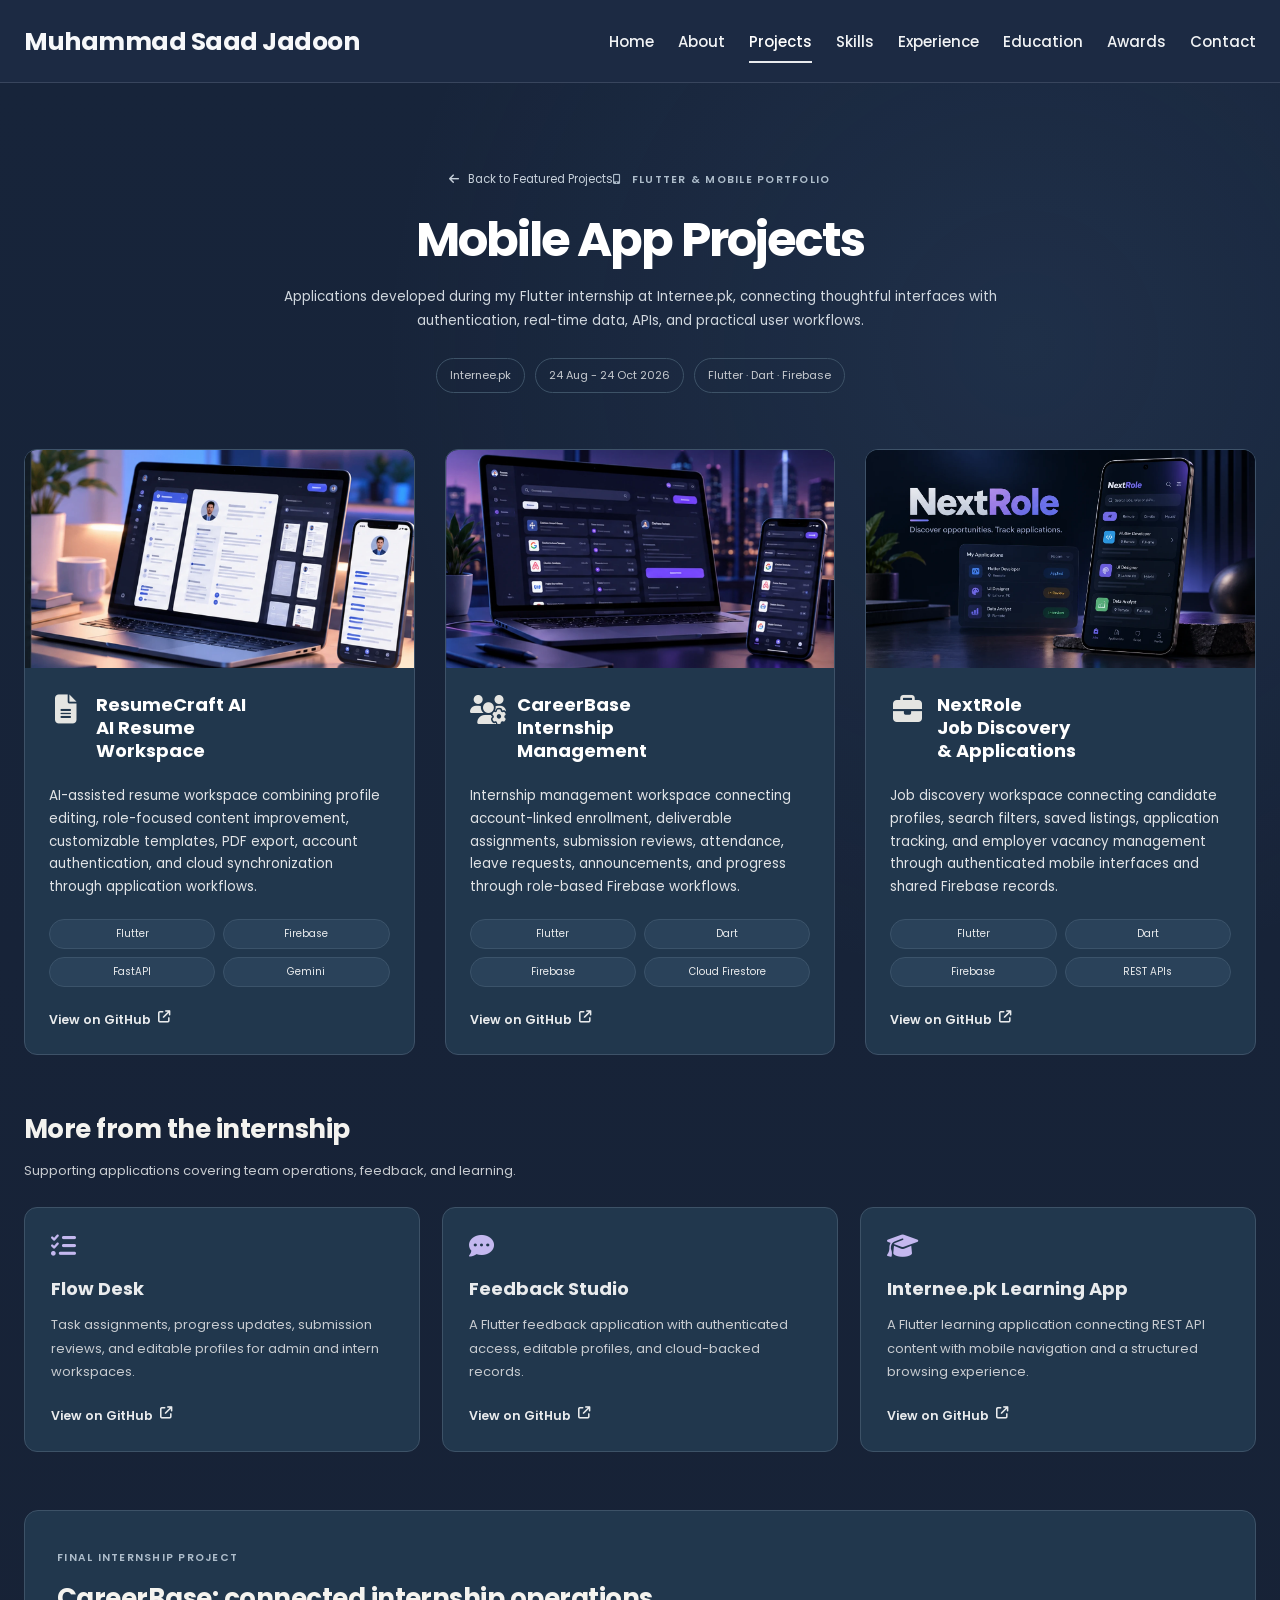
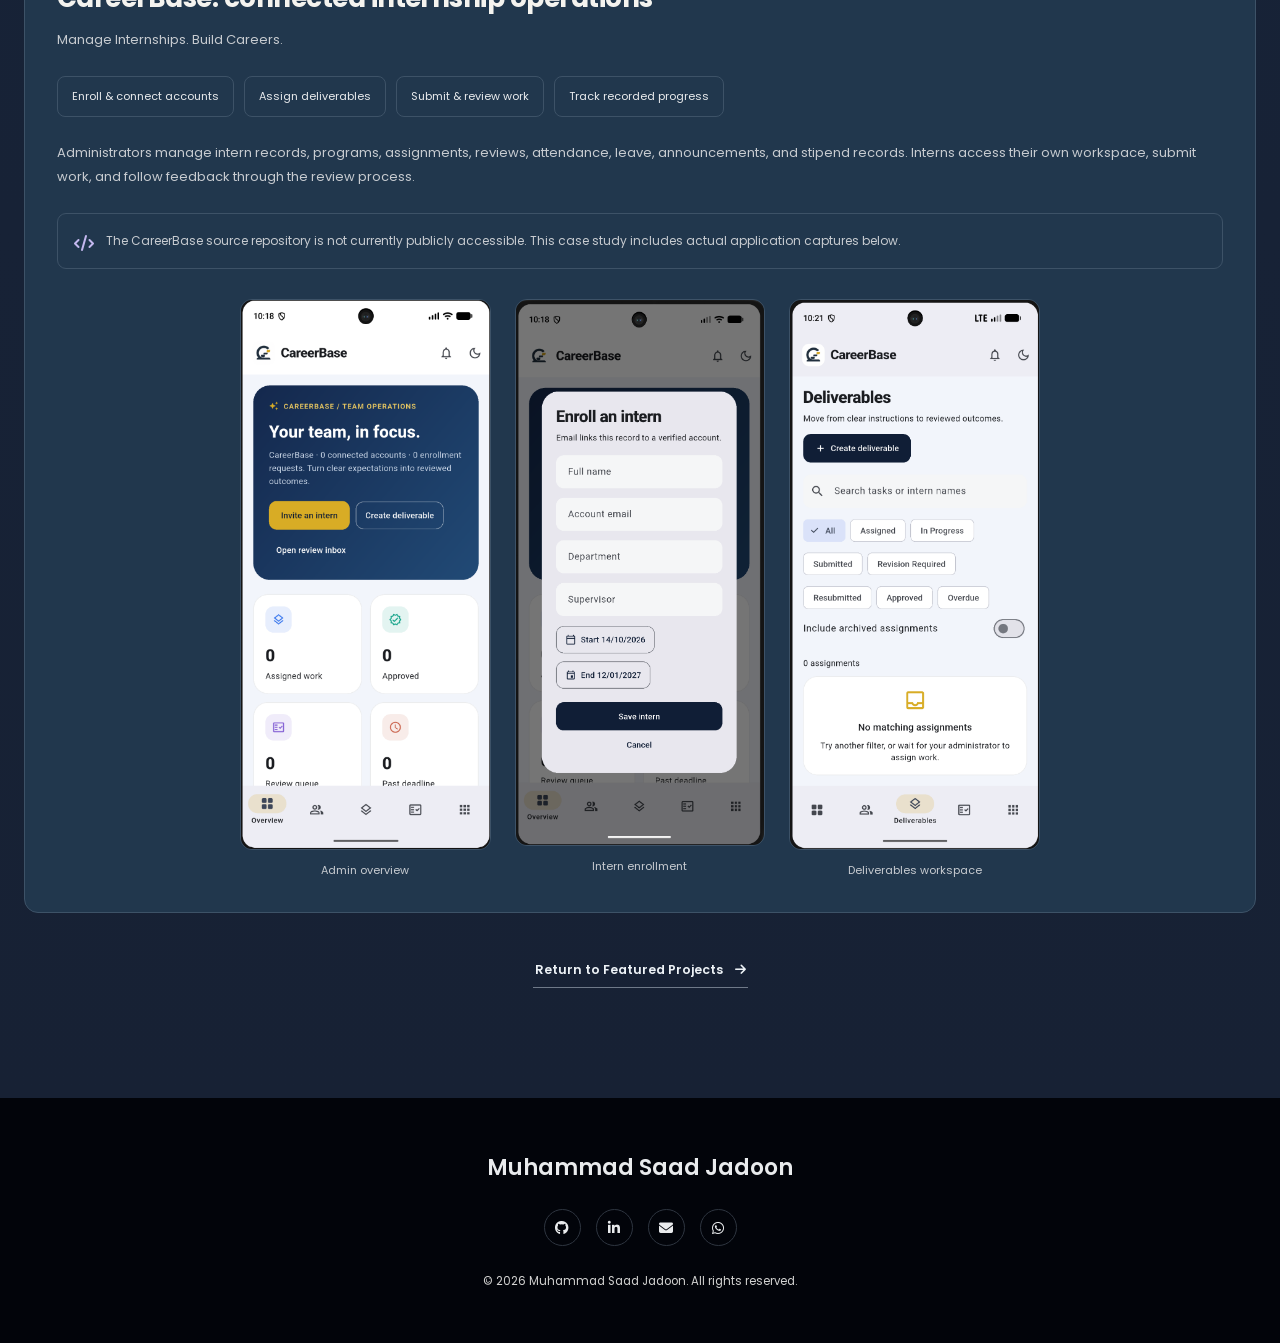
<file: mobile-app-projects.html>
<!DOCTYPE html>

<html lang="en">
<head>
<meta charset="utf-8"/>
<meta content="width=device-width, initial-scale=1.0" name="viewport"/>
<meta content="Flutter mobile app portfolio by Muhammad Saad Jadoon: ResumeCraft AI, CareerBase, NextRole and applications developed at Internee.pk." name="description"/>
<title>Flutter Mobile App Projects | Muhammad Saad Jadoon</title>
<link href="https://fonts.googleapis.com" rel="preconnect"/>
<link crossorigin="" href="https://fonts.gstatic.com" rel="preconnect"/>
<link href="https://fonts.googleapis.com/css2?family=Poppins:wght@300;400;500;600;700;800&amp;display=swap" rel="stylesheet"/>
<link href="https://cdnjs.cloudflare.com/ajax/libs/font-awesome/6.7.2/css/all.min.css" rel="stylesheet"/>
<link href="assets/css/style.css?v=20261120-desktop-original-mobile-hand-v2" rel="stylesheet"/><link href="assets/css/mobile-projects.css" rel="stylesheet"/><link href="https://muhammadsaadjadoon.netlify.app/mobile-app-projects.html" rel="canonical"/><meta content="#14243a" name="theme-color"/><meta content="website" property="og:type"/><meta content="Muhammad Saad Jadoon | AI, ML &amp; Software Portfolio" property="og:title"/><meta content="Explore AI, machine learning, computer vision and app development projects by Muhammad Saad Jadoon." property="og:description"/><meta content="https://muhammadsaadjadoon.netlify.app/mobile-app-projects.html" property="og:url"/><meta content="https://muhammadsaadjadoon.netlify.app/assets/og-portfolio.jpg" property="og:image"/><meta content="1200" property="og:image:width"/><meta content="630" property="og:image:height"/><meta content="summary_large_image" name="twitter:card"/><meta content="https://muhammadsaadjadoon.netlify.app/assets/og-portfolio.jpg" name="twitter:image"/><link rel="icon" href="/favicon.ico" sizes="any" type="image/x-icon"/>
<link rel="icon" href="/assets/favicon-48x48.png" sizes="48x48" type="image/png"/>
<link rel="icon" href="/assets/favicon-32x32.png" sizes="32x32" type="image/png"/>
<link rel="icon" href="/assets/favicon-512x512.png" sizes="512x512" type="image/png"/>
<link rel="apple-touch-icon" href="/assets/apple-touch-icon.png" sizes="180x180"/>
<link rel="manifest" href="/site.webmanifest"/>
</head>
<body class="project-library-body">
<header class="navbar"><div class="container nav-inner"><a class="logo" href="index.html#home">Muhammad Saad Jadoon</a><button aria-expanded="false" aria-label="Open navigation menu" class="nav-toggle" type="button"><i class="fa-solid fa-bars"></i></button><nav class="nav-links"><a href="index.html#home">Home</a><a href="index.html#about">About</a><a href="index.html#projects">Projects</a><a href="index.html#skills">Skills</a><a href="index.html#experience">Experience</a><a href="index.html#education">Education</a><a href="index.html#awards">Awards</a><a href="index.html#contact">Contact</a></nav></div></header>
<main>
<section class="project-library-hero section mobile-library" id="project-library"><div class="container"><div class="project-library-intro reveal"><a class="library-back" href="index.html#projects"><i aria-hidden="true" class="fa-solid fa-arrow-left"></i> Back to Featured Projects</a><div class="library-eyebrow"><i aria-hidden="true" class="fa-solid fa-mobile-screen-button"></i> Flutter &amp; Mobile Portfolio</div><h1>Mobile App Projects</h1><p>Applications developed during my Flutter internship at Internee.pk, connecting thoughtful interfaces with authentication, real-time data, APIs, and practical user workflows.</p><div class="mobile-internship-meta"><span>Internee.pk</span><span>24 Aug - 24 Oct 2026</span><span>Flutter · Dart · Firebase</span></div></div><div class="project-grid project-library-grid mobile-library-grid"><article class="project-card reveal mobile-project-card" id="resumecraft-ai"><div class="project-thumb"><img alt="ResumeCraft AI illustrative mobile application cover" decoding="async" height="675" loading="lazy" src="assets/images/mobile/resumecraft-ai.webp" width="1200"/></div><div class="project-body"><div class="project-title"><i aria-hidden="true" class="fa-solid fa-file-lines"></i><h3><span>ResumeCraft AI</span><span>AI Resume</span><span>Workspace</span></h3></div><p>AI-assisted resume workspace combining profile editing, role-focused content improvement, customizable templates, PDF export, account authentication, and cloud synchronization through application workflows.</p><div class="tags"><span>Flutter</span><span>Firebase</span><span>FastAPI</span><span>Gemini</span></div><a class="card-link" href="https://github.com/muhammadsaadjadoon/ResumeCraft-AI" rel="noopener noreferrer" target="_blank">View on GitHub <i aria-hidden="true" class="fa-solid fa-arrow-up-right-from-square"></i></a></div></article><article class="project-card reveal mobile-project-card" id="careerbase"><div class="project-thumb"><img alt="CareerBase illustrative mobile application cover" decoding="async" height="675" loading="lazy" src="assets/images/mobile/careerbase.webp" width="1200"/></div><div class="project-body"><div class="project-title"><i aria-hidden="true" class="fa-solid fa-users-gear"></i><h3><span>CareerBase</span><span>Internship</span><span>Management</span></h3></div><p>Internship management workspace connecting account-linked enrollment, deliverable assignments, submission reviews, attendance, leave requests, announcements, and progress through role-based Firebase workflows.</p><div class="tags"><span>Flutter</span><span>Dart</span><span>Firebase</span><span>Cloud Firestore</span></div><a class="card-link" href="https://github.com/muhammadsaadjadoon?tab=repositories&amp;q=CareerBase" rel="noopener noreferrer" target="_blank">View on GitHub <i aria-hidden="true" class="fa-solid fa-arrow-up-right-from-square"></i></a></div></article><article class="project-card reveal mobile-project-card" id="nextrole"><div class="project-thumb"><img alt="NextRole illustrative mobile application cover" decoding="async" height="675" loading="lazy" src="assets/images/mobile/nextrole.webp" width="1200"/></div><div class="project-body"><div class="project-title"><i aria-hidden="true" class="fa-solid fa-briefcase"></i><h3><span>NextRole</span><span>Job Discovery</span><span>&amp; Applications</span></h3></div><p>Job discovery workspace connecting candidate profiles, search filters, saved listings, application tracking, and employer vacancy management through authenticated mobile interfaces and shared Firebase records.</p><div class="tags"><span>Flutter</span><span>Dart</span><span>Firebase</span><span>REST APIs</span></div><a class="card-link" href="https://github.com/muhammadsaadjadoon/NextRole" rel="noopener noreferrer" target="_blank">View on GitHub <i aria-hidden="true" class="fa-solid fa-arrow-up-right-from-square"></i></a></div></article></div><div class="mobile-support-heading reveal"><h2>More from the internship</h2><p>Supporting applications covering team operations, feedback, and learning.</p></div><div class="mobile-support-grid"><article class="mobile-support-card reveal"><i aria-hidden="true" class="fa-solid fa-list-check"></i><h3>Flow Desk</h3><p>Task assignments, progress updates, submission reviews, and editable profiles for admin and intern workspaces.</p><a class="card-link" href="https://github.com/muhammadsaadjadoon/FlowDesk" rel="noopener noreferrer" target="_blank">View on GitHub <i aria-hidden="true" class="fa-solid fa-arrow-up-right-from-square"></i></a></article><article class="mobile-support-card reveal"><i aria-hidden="true" class="fa-solid fa-comment-dots"></i><h3>Feedback Studio</h3><p>A Flutter feedback application with authenticated access, editable profiles, and cloud-backed records.</p><a class="card-link" href="https://github.com/muhammadsaadjadoon/Feedback-App-Flutter" rel="noopener noreferrer" target="_blank">View on GitHub <i aria-hidden="true" class="fa-solid fa-arrow-up-right-from-square"></i></a></article><article class="mobile-support-card reveal"><i aria-hidden="true" class="fa-solid fa-graduation-cap"></i><h3>Internee.pk Learning App</h3><p>A Flutter learning application connecting REST API content with mobile navigation and a structured browsing experience.</p><a class="card-link" href="https://github.com/muhammadsaadjadoon/Internee.pk-Mobile-App" rel="noopener noreferrer" target="_blank">View on GitHub <i aria-hidden="true" class="fa-solid fa-arrow-up-right-from-square"></i></a></article></div><section aria-labelledby="careerbase-heading" class="mobile-case-study reveal" id="careerbase-details"><div class="library-eyebrow">Final Internship Project</div><h2 id="careerbase-heading">CareerBase: connected internship operations</h2><p>Manage Internships. Build Careers.</p><div class="mobile-workflow"><span>Enroll &amp; connect accounts</span><span>Assign deliverables</span><span>Submit &amp; review work</span><span>Track recorded progress</span></div><p>Administrators manage intern records, programs, assignments, reviews, attendance, leave, announcements, and stipend records. Interns access their own workspace, submit work, and follow feedback through the review process.</p><div class="mobile-source-note"><i aria-hidden="true" class="fa-solid fa-code"></i><p>The CareerBase source repository is not currently publicly accessible. This case study includes actual application captures below.</p></div><div class="mobile-screen-gallery"><figure><img alt="Actual CareerBase admin overview screen" decoding="async" loading="lazy" src="assets/images/mobile/careerbase-dashboard.png"/><figcaption>Admin overview</figcaption></figure><figure><img alt="Actual CareerBase intern enrollment form" decoding="async" loading="lazy" src="assets/images/mobile/careerbase-enrollment.png"/><figcaption>Intern enrollment</figcaption></figure><figure><img alt="Actual CareerBase deliverables workspace" decoding="async" loading="lazy" src="assets/images/mobile/careerbase-deliverables.png"/><figcaption>Deliverables workspace</figcaption></figure></div></section><div class="library-footer-actions reveal"><a class="library-home-link" href="index.html#projects">Return to Featured Projects <i aria-hidden="true" class="fa-solid fa-arrow-right"></i></a></div></div></section>
</main>
<footer class="footer"><div class="container"><div class="footer-name">Muhammad Saad Jadoon</div><div class="online-social"><a aria-label="GitHub" class="social-circle" href="https://github.com/muhammadsaadjadoon" rel="noopener noreferrer" target="_blank" title="GitHub"><i class="fa-brands fa-github"></i></a><a aria-label="LinkedIn" class="social-circle" href="https://www.linkedin.com/in/muhammad-saad-jadoon/" rel="noopener noreferrer" target="_blank" title="LinkedIn"><i class="fa-brands fa-linkedin-in"></i></a><a aria-label="Email" class="social-circle" href="mailto:m.saadjadoon1@gmail.com" title="Email"><i class="fa-solid fa-envelope"></i></a><a aria-label="WhatsApp" class="social-circle" href="https://wa.me/923367705145" rel="noopener noreferrer" target="_blank" title="Chat on WhatsApp"><i class="fa-brands fa-whatsapp"></i></a></div><div class="copyright">© 2026 Muhammad Saad Jadoon. All rights reserved.</div></div></footer>
<a class="to-top" href="#project-library"><i class="fa-solid fa-arrow-up"></i></a>
<script src="assets/js/main.js"></script>
</body>
</html>
</file>
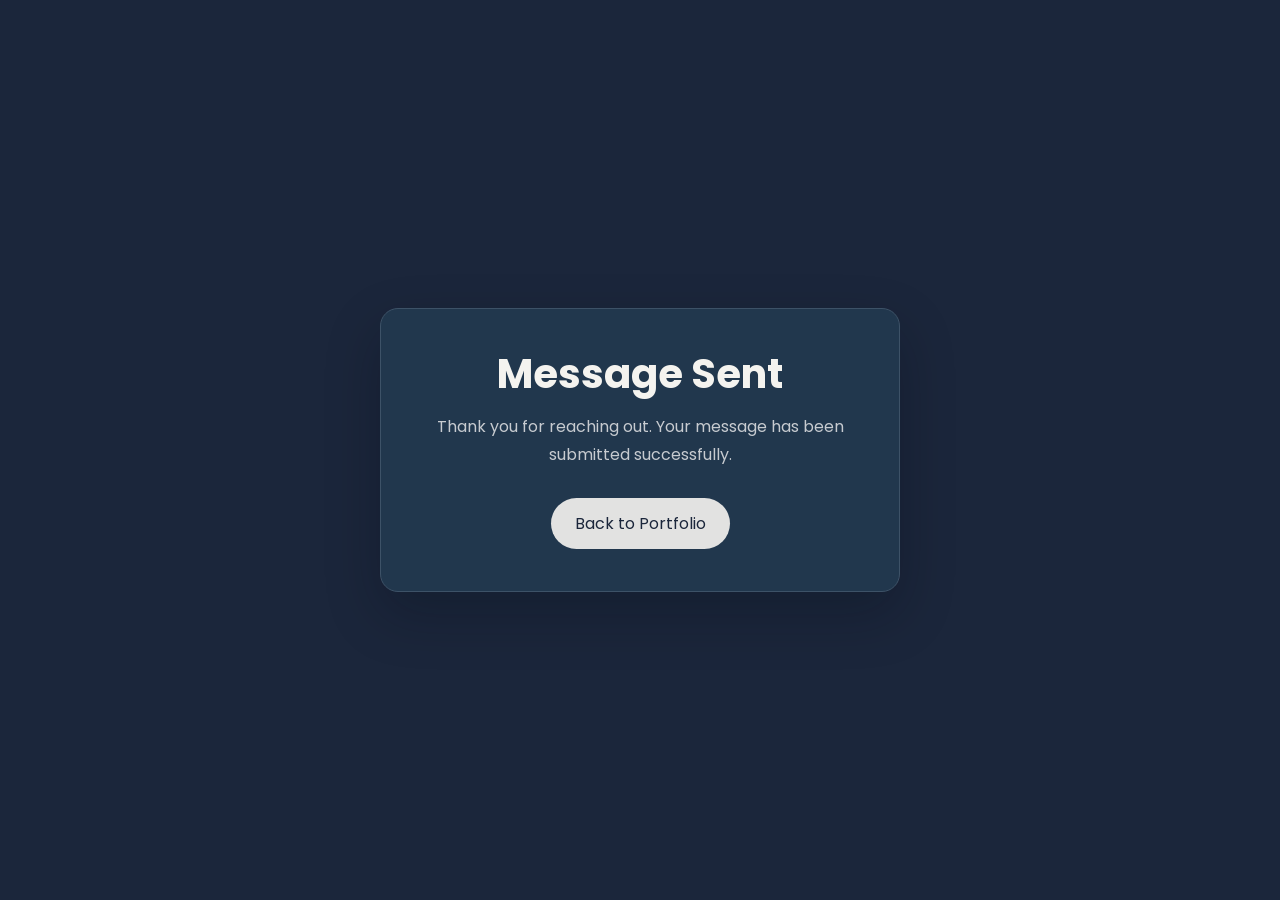
<file: thanks.html>
<!DOCTYPE html>

<html><head><meta charset="utf-8"/><meta content="width=device-width,initial-scale=1" name="viewport"/><title>Message Sent | Muhammad Saad Jadoon</title><link href="https://fonts.googleapis.com" rel="preconnect"/><link crossorigin="" href="https://fonts.gstatic.com" rel="preconnect"/><link href="https://fonts.googleapis.com/css2?family=Poppins:wght@300;400;500;600;700;800&amp;display=swap" rel="stylesheet"/><style>body{margin:0;min-height:100vh;display:grid;place-items:center;background:#1b263b;color:#f4f3ef;font-family:Poppins,sans-serif}.box{box-sizing:border-box;width:min(520px,calc(100% - 32px));background:#21374d;border:1px solid #3d5267;border-radius:18px;padding:clamp(26px,7vw,42px);text-align:center;box-shadow:0 22px 55px rgba(4,10,18,.24)}.box h1{margin:0 0 12px;font-size:clamp(28px,8vw,40px);line-height:1.15}.box p{color:#c7cbd0;line-height:1.7;font-size:clamp(14px,4vw,16px)}.box a{display:inline-flex;margin-top:14px;padding:13px 24px;border-radius:999px;background:#e2e2e1;color:#1b263b;text-decoration:none}</style><link href="https://muhammadsaadjadoon.netlify.app/thanks.html" rel="canonical"/><meta content="#14243a" name="theme-color"/><meta content="website" property="og:type"/><meta content="Muhammad Saad Jadoon | AI, ML &amp; Software Portfolio" property="og:title"/><meta content="Explore AI, machine learning, computer vision and app development projects by Muhammad Saad Jadoon." property="og:description"/><meta content="https://muhammadsaadjadoon.netlify.app/thanks.html" property="og:url"/><meta content="https://muhammadsaadjadoon.netlify.app/assets/og-portfolio.jpg" property="og:image"/><meta content="1200" property="og:image:width"/><meta content="630" property="og:image:height"/><meta content="summary_large_image" name="twitter:card"/><meta content="https://muhammadsaadjadoon.netlify.app/assets/og-portfolio.jpg" name="twitter:image"/><link rel="icon" href="/favicon.ico" sizes="any" type="image/x-icon"/>
<link rel="icon" href="/assets/favicon-48x48.png" sizes="48x48" type="image/png"/>
<link rel="icon" href="/assets/favicon-32x32.png" sizes="32x32" type="image/png"/>
<link rel="icon" href="/assets/favicon-512x512.png" sizes="512x512" type="image/png"/>
<link rel="apple-touch-icon" href="/assets/apple-touch-icon.png" sizes="180x180"/>
<link rel="manifest" href="/site.webmanifest"/>
</head><body><div class="box"><h1>Message Sent</h1><p>Thank you for reaching out. Your message has been submitted successfully.</p><a href="/">Back to Portfolio</a></div></body></html>
</file>
<file: assets/css/style.css>
:root{--bg:#1b263b;--bg-deep:#172134;--nav:#1b263b;--card:#21374d;--field:#243b52;--border:#3d5267;--white:#f4f3ef;--text:#e9ebed;--muted:#c7cbd0;--lav:#c4b8ef;--footer:#02040a}
*{box-sizing:border-box}html{scroll-behavior:smooth;scroll-padding-top:83px}body{margin:0;background:var(--bg);color:var(--text);font-family:'Poppins',sans-serif;overflow-x:hidden}a{color:inherit;text-decoration:none}img{display:block;max-width:100%}button,input,textarea{font:inherit}.container{width:min(1275px,calc(100% - 48px));margin:auto}.section{padding:115px 0 110px;position:relative}.section.alt{background:var(--bg-deep)}.section-head{text-align:center;margin-bottom:58px}.section-head h2{font-size:43px;line-height:1.15;margin:0;color:var(--white);letter-spacing:-.03em}.section-head .bar{width:61px;height:3px;background:#d8d9d8;margin:19px auto 0;border-radius:3px}.reveal{opacity:0;transform:translateY(20px);transition:.6s}.reveal.in{opacity:1;transform:none}
.navbar{height:83px;position:sticky;top:0;z-index:100;background:var(--nav);border-bottom:1px solid rgba(157,169,182,.28);display:flex;align-items:center}.nav-inner{display:flex;align-items:center;justify-content:space-between;gap:26px}.logo{font-weight:800;font-size:27px;letter-spacing:.02em;color:#fff;white-space:nowrap}.nav-links{display:flex;align-items:center;gap:24px;font-size:14px}.nav-links a{height:44px;display:flex;align-items:center;position:relative;color:#f0f1f2;white-space:nowrap}.nav-links a:after{content:"";position:absolute;left:0;right:0;bottom:0;height:2px;background:#e7e7e7;transform:scaleX(0);transition:.2s}.nav-links a:hover:after,.nav-links a.active:after{transform:scaleX(1)}.nav-toggle{display:none;border:0;background:none;color:#fff;font-size:23px}
.home{min-height:calc(100vh - 83px);display:flex;align-items:flex-start;padding:74px 0 24px;background:radial-gradient(circle at 78% 20%,rgba(95,138,200,.12),transparent 22%),linear-gradient(180deg,#1b2940 0%,#1a2841 100%)}.home-grid{display:grid;grid-template-columns:minmax(0,1fr) 420px;gap:70px;align-items:start}.opportunity{display:inline-flex;align-items:center;gap:10px;border:1px solid #667384;border-radius:999px;padding:10px 23px;background:rgba(255,255,255,.03);font-size:14px;margin-top:-16px;margin-bottom:30px}.opportunity .light{width:8px;height:8px;border-radius:50%;background:#e8e8e8;box-shadow:0 0 9px #fff}.home h1{font-size:56px;line-height:1.07;margin:0;color:#fff;font-weight:700;letter-spacing:-.045em;white-space:nowrap}.home h1 .name{background:linear-gradient(90deg,#d7cef7,#a99ce0);-webkit-background-clip:text;color:transparent}.typed-line{font-size:25px;font-weight:600;margin:26px 0 23px;min-height:38px}.cursor{display:inline-block;width:3px;height:31px;background:#d7d7d4;margin-left:7px;vertical-align:-5px;animation:blink .75s step-end infinite}@keyframes blink{50%{opacity:0}}.home-copy>p{font-size:16px;line-height:1.72;color:#e0e2e4;max-width:760px;margin:0}.home-actions{display:flex;gap:18px;margin-top:30px;flex-wrap:wrap}.btn{height:58px;padding:0 31px;border-radius:999px;border:1px solid #526176;display:inline-flex;align-items:center;justify-content:center;gap:13px;font-size:15px;font-weight:500;transition:.2s}.btn:hover{transform:translateY(-2px)}.btn.light{background:#e2e2e1;color:#1b263b;border-color:#e2e2e1}.btn.outline{background:#202e43;color:#fff}.connect-row{display:flex;align-items:center;gap:14px;margin-top:34px;flex-wrap:wrap}.connect-row .label{font-size:13px;letter-spacing:.04em;margin-right:5px}.social-circle{width:42px;height:42px;border:1px solid #4b5a70;border-radius:50%;display:grid;place-items:center;font-size:17px;transition:.2s}.social-circle:hover{background:#273b53;transform:translateY(-2px)}

.profile-card{width:356px;margin-left:auto;margin-right:52px;margin-top:36px;padding:16px 16px 18px;position:relative;border-radius:30px;overflow:visible;border:1px solid rgba(128,157,194,.42);background:radial-gradient(circle at 50% 0%,rgba(119,171,238,.16),transparent 34%),linear-gradient(160deg,#233752 0%,#182741 58%,#132239 100%);box-shadow:0 26px 58px rgba(4,11,21,.30),inset 0 1px 0 rgba(255,255,255,.06),0 0 0 1px rgba(99,133,175,.08)}
.profile-card:before{content:"";position:absolute;inset:10px;border-radius:24px;border:1px solid rgba(255,255,255,.055);pointer-events:none}
.profile-card:after{content:"";position:absolute;left:12%;right:12%;top:-1px;height:2px;background:radial-gradient(circle,rgba(171,214,255,.88) 0,rgba(117,167,235,.82) 22%,transparent 62%);filter:blur(.2px);pointer-events:none}
.portrait-stage{height:320px;border-radius:22px;background:radial-gradient(circle at 50% 0%,rgba(111,163,230,.14),transparent 34%),linear-gradient(145deg,#1d2f49 0%,#14243a 58%,#101f34 100%);position:relative;overflow:hidden;display:flex;align-items:center;justify-content:center;border:1px solid rgba(255,255,255,.04);box-shadow:inset 0 0 0 1px rgba(255,255,255,.02),inset 0 34px 64px rgba(255,255,255,.025)}
.portrait-stage:before,.portrait-stage:after{content:"";position:absolute;transform:rotate(-45deg);border-radius:14px}
.portrait-stage:before{width:232px;height:38px;right:-70px;top:22px;background:linear-gradient(135deg,#eef3f8 0%,#b2bfd0 34%,#5d7595 57%,#19304b 100%);box-shadow:0 48px 0 rgba(70,108,158,.48),0 0 20px rgba(96,145,205,.12)}
.portrait-stage:after{width:228px;height:38px;left:-70px;bottom:24px;background:linear-gradient(135deg,#eef3f8 0%,#b3c0d0 33%,#5c7696 56%,#17304a 100%);box-shadow:0 -48px 0 rgba(70,108,158,.48),0 0 20px rgba(96,145,205,.12)}
.portrait-ring{width:280px;height:280px;position:relative;border-radius:50%;border:4px solid transparent;background:linear-gradient(#d7dde3,#d7dde3) padding-box,linear-gradient(135deg,#fcfdff 0%,#c2cedb 22%,#7b9bbd 44%,#f5f8fb 72%,#8aa5c0 100%) border-box;box-shadow:0 0 0 1px rgba(255,255,255,.46),0 0 0 9px rgba(60,95,144,.16),0 0 28px rgba(95,157,238,.22),0 16px 34px rgba(0,0,0,.26);overflow:hidden;z-index:2}
.portrait-ring:before{content:"";position:absolute;inset:9px;border-radius:50%;box-shadow:inset 0 0 0 1px rgba(255,255,255,.24),inset 0 -18px 24px rgba(0,0,0,.04);pointer-events:none}
.portrait-ring img{width:100%;height:100%;object-fit:cover;object-position:50% 17%}
.profile-name{text-align:center;font-size:20px;font-weight:700;margin:18px 0 5px;color:#fbfcfd;letter-spacing:-.025em;text-shadow:0 1px 0 rgba(255,255,255,.04)}
.profile-role{text-align:center;font-size:13px;color:#e5ecf3;position:relative;padding-top:13px;letter-spacing:.01em}
.profile-role:before{content:"";display:block;width:58%;height:1px;margin:0 auto 13px;background:linear-gradient(90deg,transparent,rgba(142,193,248,.92) 50%,transparent);box-shadow:0 0 14px rgba(86,154,238,.28)}
.float-pill{position:absolute;z-index:4;background:linear-gradient(180deg,#122238,#0d1829);border:1px solid rgba(94,122,155,.78);border-radius:999px;padding:11px 18px;font-size:12px;font-weight:600;box-shadow:0 12px 28px rgba(0,0,0,.28),inset 0 1px 0 rgba(255,255,255,.05);white-space:nowrap;display:flex;align-items:center;gap:8px;color:#f1f4f7}
.float-pill i{color:#94c4ff;font-size:13px}
.float-pill.left{left:-136px;top:94px}
.float-pill.right{right:-98px;bottom:88px}
.about{min-height:780px}.about-grid{display:grid;grid-template-columns:1.05fr .95fr;gap:68px;align-items:center}.about-text p{font-size:15px;line-height:1.82;color:#e4e6e8;margin:0 0 24px}.about-text strong{color:#fff}.about .btn{height:49px;padding:0 26px;font-size:13px}.stat-grid{display:grid;grid-template-columns:repeat(2,1fr);gap:22px}.stat-card{height:171px;border-radius:13px;background:var(--card);border:1px solid #385069;display:flex;align-items:center;justify-content:center;text-align:center}.stat-card strong{display:block;font-size:52px;color:#8da0b2;line-height:1;margin-bottom:22px;font-weight:700;letter-spacing:-.02em}.stat-card span{font-size:14px;color:#f4f4f1;text-transform:uppercase;font-weight:500;letter-spacing:.015em}
.project-grid{display:grid;grid-template-columns:repeat(4,1fr);gap:30px}.project-card{background:var(--card);border:1px solid #3e5268;border-radius:13px;overflow:hidden;display:flex;flex-direction:column;min-height:525px;transition:.22s}.project-card:hover{transform:translateY(-4px);border-color:#61758b}.project-thumb{height:182px;background:#0e1521;overflow:hidden}.project-thumb img{width:100%;height:100%;object-fit:cover}.project-body{padding:25px 24px;display:flex;flex-direction:column;flex:1}.project-title{display:flex;gap:13px;margin:0 0 20px}.project-title i{font-size:29px;color:#e5e5e2;width:34px;text-align:center;margin-top:2px}.project-title h3{font-size:18px;line-height:1.35;margin:0;color:#fff}.project-body p{font-size:13px;line-height:1.68;color:#e0e3e6;margin:0 0 18px}.tags{display:flex;gap:8px;flex-wrap:wrap;margin-top:auto;margin-bottom:24px}.tags span{font-size:10px;border:1px solid #3b536a;background:#2a425a;border-radius:999px;padding:6px 11px}.card-link{font-size:12px;font-weight:600;display:inline-flex;gap:7px}.more-btn{display:flex;justify-content:center;margin-top:64px}.more-btn a{height:50px;border:1px solid #43536b;border-radius:999px;padding:0 27px;display:flex;align-items:center;gap:14px;font-size:12px;background:#27364d}
.skills-grid{display:grid;grid-template-columns:repeat(2,1fr);gap:26px}.skill-panel{background:var(--card);border:1px solid #3d5369;border-radius:14px;padding:28px 29px;min-height:235px}.skill-head{display:flex;align-items:center;gap:15px;margin-bottom:19px}.skill-head .icon{width:45px;height:45px;border-radius:10px;background:#2a3f66;display:grid;place-items:center;font-size:20px}.skill-head h3{margin:0;font-size:20px}.skill-panel p{font-size:13px;line-height:1.7;color:#d8dce0;margin:0 0 20px}.skill-tags{display:flex;flex-wrap:wrap;gap:9px}.skill-tags span{font-size:11px;border:1px solid #43566b;background:#2a4056;border-radius:999px;padding:7px 12px}
.timeline{position:relative;width:min(920px,100%);margin:auto}.timeline:before{content:"";position:absolute;left:50%;top:0;bottom:0;width:2px;background:#d7dadb;transform:translateX(-50%)}.timeline-item{position:relative;width:50%;padding:0 53px 45px 0}.timeline-item:nth-child(even){margin-left:50%;padding:0 0 45px 53px}.timeline-dot{position:absolute;width:20px;height:20px;border:3px solid #e1e1df;background:#1b263b;border-radius:50%;right:-10px;top:18px;box-shadow:0 0 11px rgba(255,255,255,.5)}.timeline-item:nth-child(even) .timeline-dot{left:-10px;right:auto}.timeline-card{background:var(--card);border:1px solid #3b5268;border-radius:13px;padding:27px 30px;position:relative}.timeline-item:nth-child(odd) .timeline-card:after{content:"";position:absolute;right:-11px;top:17px;border-width:10px 0 10px 11px;border-style:solid;border-color:transparent transparent transparent var(--card)}.timeline-item:nth-child(even) .timeline-card:before{content:"";position:absolute;left:-11px;top:17px;border-width:10px 11px 10px 0;border-style:solid;border-color:transparent var(--card) transparent transparent}.timeline-card h3{font-size:18px;margin:0 0 9px;text-align:center}.timeline-card .org{text-align:center;font-size:14px;font-weight:600}.timeline-card .date{text-align:center;font-size:11px;text-transform:uppercase;margin:5px 0 21px}.timeline-card ul{margin:0;padding:0;list-style:none}.timeline-card li{font-size:12px;line-height:1.6;margin:9px 0;padding-left:21px;position:relative}.timeline-card li:before{content:"→";position:absolute;left:0}
.edu-grid{display:grid;grid-template-columns:1.08fr .92fr;gap:48px}.degree-card{background:var(--card);border:1px solid #3c5269;border-radius:14px;padding:39px 41px;min-height:505px}.degree-card>i{font-size:41px;margin-bottom:33px}.degree-card h3{font-size:24px;margin:0 0 8px}.degree-card .school{font-size:16px;font-weight:600}.degree-card .edate{font-size:12px;text-transform:uppercase;margin:4px 0 31px}.degree-card ul{padding:0;list-style:none}.degree-card li{font-size:13px;line-height:1.7;margin:17px 0;padding-left:25px;position:relative}.degree-card li:before{content:"★";position:absolute;left:0;font-size:11px}.cred-grid{display:grid;grid-template-columns:repeat(2,1fr);gap:24px}.cred{background:var(--card);border:1px solid #3c5269;border-radius:14px;padding:21px;min-height:240px;text-align:center;display:flex;flex-direction:column}.cred-img{height:132px;background:#f4f4f1;display:flex;align-items:center;justify-content:center;margin-bottom:17px;overflow:hidden}.cred-img img{width:100%;height:100%;object-fit:contain}.cred h4{font-size:14px;margin:0 0 5px}.cred p{font-size:11px;margin:0}.cred a{margin-top:auto;font-size:10px}
.contact-intro{text-align:center;max-width:600px;margin:-35px auto 64px;font-size:14px;line-height:1.7}.contact-grid{display:grid;grid-template-columns:.9fr 1.1fr;gap:62px}.contact-stack{display:grid;gap:25px}.contact-card{height:112px;background:var(--card);border:1px solid #3f556d;border-radius:13px;display:flex;align-items:center;padding:0 31px;gap:24px}.iconbox{width:54px;height:54px;border-radius:11px;background:#2a3d67;display:grid;place-items:center;font-size:21px}.contact-card .small{font-size:11px;text-transform:uppercase;font-weight:600;margin-bottom:7px}.contact-card .value{font-size:14px;font-weight:600}.online-box{border:1px dashed #3b4d66;border-radius:13px;height:153px;display:flex;flex-direction:column;justify-content:center;align-items:center;gap:20px}.online-box strong{font-size:13px;text-transform:uppercase}.online-social{display:flex;gap:15px}.contact-form{background:var(--card);border:1px solid #3f556d;border-radius:14px;padding:34px 36px}.form-row{display:grid;grid-template-columns:repeat(2,1fr);gap:24px}.field{margin-bottom:25px}.field label{display:block;font-size:11px;font-weight:600;margin-bottom:11px}.field input,.field textarea{width:100%;border:1px solid #4a6075;background:var(--field);color:#fff;border-radius:8px;padding:14px 16px;outline:none;font-size:13px}.field input{height:52px}.field textarea{min-height:143px;resize:vertical}.send{width:100%;height:48px;border:0;border-radius:999px;background:#e2e2e1;color:#1a273a;font-weight:500}
.footer{background:var(--footer);min-height:245px;display:flex;align-items:center;text-align:center;padding:50px 0}.footer-name{font-size:22px;font-weight:600;margin-bottom:25px}.footer .online-social{justify-content:center}.footer .social-circle{width:37px;height:37px;font-size:14px;border-color:#2e3540}.copyright{font-size:11px;color:#d2d2d1;margin-top:27px}.to-top{position:fixed;right:34px;bottom:30px;width:52px;height:52px;border-radius:50%;background:#314761;color:#f6f7f8;border:1px solid #4c627b;display:grid;place-items:center;z-index:99;box-shadow:0 8px 24px rgba(4,12,24,.35);opacity:0;pointer-events:none;transition:background .22s,color .22s,transform .22s,box-shadow .22s,border-color .22s}.to-top.show{opacity:1;pointer-events:auto}.to-top:hover{background:#c4b8ef;color:#1a273a;border-color:#d9d1f6;transform:translateY(-4px) scale(1.04);box-shadow:0 13px 28px rgba(99,83,170,.35)}
@media(max-width:1180px){.nav-links{gap:15px;font-size:10.5px}.logo{font-size:22px}.home-grid{grid-template-columns:minmax(0,1fr) 350px;gap:52px}.home h1{font-size:49px;white-space:normal}.profile-card{width:330px;margin-right:18px}.portrait-stage{height:300px}.portrait-ring{width:260px;height:260px}.float-pill.left{left:-118px;top:90px}.float-pill.right{right:-86px;bottom:82px}.project-grid{gap:20px}.project-body{padding:21px}.project-card{min-height:500px}}
@media(max-width:980px){.nav-toggle{display:block}.nav-links{position:fixed;top:83px;left:0;right:0;background:#1b263b;border-bottom:1px solid #3d4b5e;padding:16px 28px 25px;display:grid;grid-template-columns:repeat(3,1fr);gap:8px 18px;transform:translateY(-125%);transition:.25s;z-index:-1}.nav-links.open{transform:none}.nav-links a{justify-content:center}.home-grid{grid-template-columns:1fr;gap:65px}.home-copy{text-align:center}.home-copy>p{margin:auto}.home-actions,.connect-row{justify-content:center}.profile-card{margin:auto;order:-1}.float-pill.left{left:-96px;top:86px}.float-pill.right{right:-84px;bottom:82px}.about-grid,.edu-grid,.contact-grid{grid-template-columns:1fr}.project-grid{grid-template-columns:repeat(2,1fr)}.skills-grid{grid-template-columns:1fr}}
@media(max-width:650px){html{scroll-padding-top:70px}.container{width:min(100% - 28px,1275px)}.navbar{height:70px}.nav-links{top:70px;grid-template-columns:repeat(2,1fr)}.nav-links a{height:34px}.logo{font-size:20px}.section{padding:78px 0}.section-head{margin-bottom:39px}.section-head h2{font-size:31px}.section-head .bar{width:43px;height:2px;margin-top:13px}.home{min-height:auto;padding:55px 0 75px}.home-grid{gap:48px}.profile-card{width:290px;padding:15px;margin-left:auto;margin-right:auto}.portrait-stage{height:274px}.portrait-stage:before{width:170px;height:30px;right:-55px;top:22px;box-shadow:0 36px 0 rgba(70,108,158,.46)}.portrait-stage:after{width:170px;height:30px;left:-55px;bottom:26px;box-shadow:0 -36px 0 rgba(70,108,158,.46)}.portrait-ring{width:226px;height:226px;border-width:4px;box-shadow:0 0 0 1px rgba(255,255,255,.44),0 0 0 6px rgba(60,95,144,.14),0 0 18px rgba(95,157,238,.20),0 8px 22px rgba(0,0,0,.22)}.profile-name{font-size:17px;margin-top:16px}.profile-role{font-size:11px;padding-top:11px}.profile-role:before{width:62%;margin-bottom:11px}.float-pill{font-size:9px;padding:8px 12px}.float-pill.left{left:-52px;top:58px}.float-pill.right{right:-49px;bottom:82px}.opportunity{font-size:10px;padding:8px 14px;margin-top:0;margin-bottom:24px}.home h1{font-size:39px}.typed-line{font-size:19px;margin:24px 0 21px}.cursor{height:22px}.home-copy>p{font-size:12px}.btn{height:47px;padding:0 21px;font-size:11px}.connect-row{margin-top:34px}.stat-grid{gap:11px}.stat-card{height:112px}.stat-card strong{font-size:35px;margin-bottom:13px}.stat-card span{font-size:9.5px}.project-grid{grid-template-columns:1fr;gap:20px}.project-card{min-height:auto;max-width:360px;margin:auto}.timeline:before{left:9px;transform:none}.timeline-item,.timeline-item:nth-child(even){width:100%;margin-left:0;padding:0 0 31px 42px}.timeline-dot,.timeline-item:nth-child(even) .timeline-dot{left:0;right:auto}.timeline-card:before{content:""!important;position:absolute;left:-10px!important;right:auto!important;top:17px;border-width:9px 10px 9px 0!important;border-style:solid!important;border-color:transparent var(--card) transparent transparent!important}.timeline-card:after{display:none}.timeline-card h3,.timeline-card .org,.timeline-card .date{text-align:left}.cred-grid{gap:12px}.cred{padding:13px;min-height:185px}.cred-img{height:95px}.degree-card{padding:27px}.form-row{grid-template-columns:1fr;gap:0}.contact-form{padding:24px 20px}.contact-card{height:98px;padding:0 20px}.contact-card .value{font-size:12px}.to-top{width:44px;height:44px;right:18px;bottom:20px}}
/* Balanced text stat: keeps "National Awardee" visually consistent with the reference stats. */
.stat-card-text strong{
  font-size:34px;
  letter-spacing:-.025em;
  margin-bottom:19px;
  color:#8da0b2;
  line-height:1.05;
}
@media(max-width:650px){
  .stat-card-text strong{font-size:23px;margin-bottom:12px}
}


/* =========================================================
   NATIONAL RECOGNITION
   Uses the portfolio's existing reference-style design system.
   ========================================================= */
.recognition-section{
  background:
    radial-gradient(circle at 82% 42%, rgba(88,112,142,.10), transparent 31%),
    var(--bg);
  border-top:1px solid rgba(255,255,255,.025);
  border-bottom:1px solid rgba(255,255,255,.025);
}
.recognition-grid{
  display:grid;
  grid-template-columns:minmax(360px,.80fr) minmax(0,1.20fr);
  gap:46px;
  align-items:stretch;
  width:100%;
  max-width:none;
  margin:0;
}
.recognition-photo-card,
.recognition-story{
  margin:0;
  background:var(--card);
  border:1px solid #3d5369;
  border-radius:14px;
  overflow:hidden;
}
.recognition-photo-card{
  padding:20px;
  display:flex;
  flex-direction:column;
}
.recognition-photo{
  position:relative;
  min-height:535px;
  border-radius:10px;
  overflow:hidden;
  background:#101928;
}
.recognition-photo img{
  width:100%;
  height:100%;
  position:absolute;
  inset:0;
  object-fit:cover;
  object-position:center 74%;
  transition:transform .35s ease;
}
.recognition-photo-card:hover .recognition-photo img{
  transform:scale(1.015);
}
.recognition-photo:after{
  content:"";
  position:absolute;
  inset:auto 0 0;
  height:31%;
  background:linear-gradient(180deg,transparent,rgba(5,10,17,.72));
  pointer-events:none;
}
.recognition-photo-badge{
  position:absolute;
  z-index:2;
  left:18px;
  bottom:17px;
  display:inline-flex;
  align-items:center;
  gap:9px;
  padding:9px 13px;
  border-radius:999px;
  background:rgba(9,17,30,.90);
  border:1px solid rgba(255,255,255,.17);
  backdrop-filter:blur(10px);
  font-size:10px;
  font-weight:600;
  letter-spacing:.025em;
}
.recognition-photo-badge i{color:#dfe4e7}
.recognition-photo-card figcaption{
  padding:20px 8px 5px;
  text-align:center;
}
.recognition-photo-card figcaption strong{
  display:block;
  font-size:17px;
  color:#fff;
  margin-bottom:6px;
}
.recognition-photo-card figcaption span{
  font-size:11px;
  color:#c2cad2;
}
.recognition-story{
  padding:43px 45px 39px;
  display:flex;
  flex-direction:column;
  justify-content:center;
}
.recognition-eyebrow{
  display:inline-flex;
  align-items:center;
  gap:9px;
  width:max-content;
  color:#dce2e8;
  font-size:11px;
  font-weight:600;
  text-transform:uppercase;
  letter-spacing:.095em;
  margin-bottom:18px;
}
.recognition-eyebrow i{
  color:#aab9c7;
  font-size:12px;
}
.recognition-story h3{
  margin:0 0 24px;
  max-width:650px;
  color:#fff;
  font-size:31px;
  line-height:1.28;
  letter-spacing:-.025em;
}
.recognition-story p{
  margin:0 0 17px;
  color:#e0e3e6;
  font-size:13.5px;
  line-height:1.82;
}
.recognition-story p strong{color:#fff}
.recognition-note{
  padding-left:17px;
  border-left:2px solid #8397aa;
  color:#c9d0d7!important;
}
.recognition-facts{
  display:grid;
  grid-template-columns:repeat(4,1fr);
  gap:10px;
  margin-top:19px;
}
.recognition-facts div{
  min-height:92px;
  border:1px solid #3d5369;
  border-radius:10px;
  background:#263d54;
  display:flex;
  flex-direction:column;
  justify-content:center;
  align-items:center;
  text-align:center;
  padding:11px 8px;
}
.recognition-facts strong{
  display:block;
  color:#9caebe;
  font-size:25px;
  line-height:1;
  margin-bottom:8px;
  letter-spacing:-.02em;
}
.recognition-facts span{
  color:#edf0f2;
  font-size:8.5px;
  line-height:1.35;
  text-transform:uppercase;
}
.recognition-facts .fact-wide strong{
  font-size:18px;
  letter-spacing:0;
}

@media(max-width:980px){
  .recognition-grid{grid-template-columns:1fr;max-width:720px}
  .recognition-photo{min-height:650px}
}
@media(max-width:650px){
  .recognition-grid{gap:20px}
  .recognition-photo-card{padding:13px}
  .recognition-photo{min-height:480px}
  .recognition-photo-card figcaption strong{font-size:14px}
  .recognition-story{padding:27px 22px}
  .recognition-story h3{font-size:23px;margin-bottom:19px}
  .recognition-story p{font-size:11px;line-height:1.72}
  .recognition-facts{grid-template-columns:repeat(2,1fr)}
  .recognition-facts div{min-height:82px}
  .recognition-facts strong{font-size:21px}
  .recognition-facts .fact-wide strong{font-size:16px}
}


/* Project-card consistency: four authentic skills shown as two clean rows. */
.project-card .tags{
  display:grid;
  grid-template-columns:repeat(2,minmax(0,1fr));
  gap:8px;
  width:100%;
  margin-top:auto;
  margin-bottom:24px;
}
.project-card .tags span{
  min-width:0;
  display:flex;
  align-items:center;
  justify-content:center;
  text-align:center;
  white-space:nowrap;
  padding:6px 8px;
  font-size:9.5px;
}
.project-card .project-body > p{
  min-height:112px;
}
@media(max-width:650px){
  .project-card .project-body > p{min-height:auto}
  .project-card .tags span{font-size:8.5px}
}


/* Work Experience timeline: balanced reference-style cards. */
@media(min-width:651px){
  .experience-balanced .timeline-card{
    min-height:340px;
    display:flex;
    flex-direction:column;
    justify-content:flex-start;
  }
  .experience-balanced .timeline-card h3{
    min-height:58px;
    display:flex;
    align-items:center;
    justify-content:center;
    margin-bottom:8px;
  }
  .experience-balanced .timeline-card .org{
    min-height:23px;
  }
  .experience-balanced .timeline-card .date{
    min-height:20px;
    margin-bottom:16px;
  }
  .experience-balanced .timeline-card ul{
    margin-top:0;
  }
  .experience-balanced .timeline-card li{
    min-height:58px;
    display:flex;
    align-items:flex-start;
  }
}


/* =========================================================
   EXPERIENCE TIMELINE — reference-style inward alignment
   Left cards face the center line; right cards face outward naturally.
   ========================================================= */
@media(min-width:651px){
  .experience-balanced .timeline-item:nth-child(odd) .timeline-card h3{
    text-align:right;
    justify-content:flex-end;
  }
  .experience-balanced .timeline-item:nth-child(odd) .timeline-card .org,
  .experience-balanced .timeline-item:nth-child(odd) .timeline-card .date{
    text-align:right;
  }

  .experience-balanced .timeline-item:nth-child(even) .timeline-card h3{
    text-align:left;
    justify-content:flex-start;
  }
  .experience-balanced .timeline-item:nth-child(even) .timeline-card .org,
  .experience-balanced .timeline-item:nth-child(even) .timeline-card .date{
    text-align:left;
  }

  .experience-balanced .timeline-card ul{
    width:100%;
  }
  .experience-balanced .timeline-card li{
    text-align:left;
    justify-content:flex-start;
  }
}


/* =========================================================
   PROJECT CARD BALANCE
   Exactly three title lines and equal description space.
   ========================================================= */
.project-card .project-title{
  align-items:flex-start;
  min-height:76px;
  margin-bottom:16px;
}
.project-card .project-title h3{
  line-height:1.28;
}
.project-card .project-title h3 span{
  display:block;
}
.project-card .project-body > p{
  height:112px;
  min-height:112px;
  overflow:hidden;
}
@media(max-width:650px){
  .project-card .project-title{
    min-height:76px;
  }
  .project-card .project-body > p{
    height:auto;
    min-height:auto;
    overflow:visible;
  }
}


/* =========================================================
   HEADER / MENU REFINEMENT
   Matches the stronger, cleaner reference feel without
   changing the rest of the portfolio.
   ========================================================= */
.navbar{
  height:88px;
  background:linear-gradient(180deg,#1f2e49 0%,#1b2942 100%);
  border-bottom:1px solid rgba(186,198,212,.20);
  box-shadow:0 10px 30px rgba(5,10,18,.14);
  backdrop-filter:blur(10px) saturate(135%);
}
.nav-inner{
  gap:34px;
}
.logo{
  font-size:clamp(1.7rem,1.35rem + .8vw,2.25rem);
  font-weight:800;
  letter-spacing:-.03em;
  line-height:1;
  color:#f8fafc;
  text-shadow:0 1px 0 rgba(255,255,255,.04);
  transition:color .22s ease, transform .22s ease;
}
.logo:hover{
  color:#ffffff;
  transform:translateY(-1px);
}
.nav-links{
  gap:30px;
  font-size:15px;
  font-weight:500;
}
.nav-links a{
  height:48px;
  color:#f4f6f8;
  letter-spacing:.005em;
  opacity:.96;
  transition:color .2s ease, opacity .2s ease;
}
.nav-links a:hover,
.nav-links a.active{
  color:#ffffff;
  opacity:1;
}
.nav-links a:after{
  left:50%;
  right:auto;
  bottom:1px;
  width:46px;
  height:2.5px;
  border-radius:999px;
  background:#eef1f4;
  transform:translateX(-50%) scaleX(0);
  transform-origin:center;
  transition:transform .2s ease;
}
.nav-links a:hover:after,
.nav-links a.active:after{
  transform:translateX(-50%) scaleX(1);
}

@media(max-width:1180px){
  .logo{font-size:clamp(1.5rem,1.2rem + .5vw,1.95rem)}
  .nav-links{gap:20px;font-size:13px}
}
@media(max-width:980px){
  .navbar{height:83px}
  .nav-links{
    top:83px;
    background:linear-gradient(180deg,#1f2e49 0%,#1b2942 100%);
    border-bottom:1px solid rgba(186,198,212,.16);
    box-shadow:0 12px 24px rgba(5,10,18,.16);
    padding:18px 28px 24px;
    gap:10px 18px;
    font-size:13px;
  }
  .nav-links a{height:38px}
  .nav-links a:after{width:34px}
}
@media(max-width:650px){
  html{scroll-padding-top:72px}
  .navbar{height:72px}
  .nav-links{top:72px;grid-template-columns:repeat(2,1fr);font-size:12px}
  .logo{font-size:1.45rem}
}


/* =========================================================
   FINAL COMPACT HEADER
   Smaller, cleaner proportions to match the reference header.
   ========================================================= */
.navbar{
  height:83px;
  background:#1c2a43;
  border-bottom:1px solid rgba(183,195,208,.18);
  box-shadow:none;
  backdrop-filter:none;
}
.nav-inner{
  gap:28px;
}
.logo{
  font-size:27px;
  font-weight:700;
  letter-spacing:-.02em;
  line-height:1;
  color:#f7f8fa;
  text-shadow:none;
  transform:none;
}
.logo:hover{
  color:#ffffff;
  transform:none;
}
.nav-links{
  gap:24px;
  font-size:14px;
  font-weight:500;
}
.nav-links a{
  height:44px;
  color:#f1f3f5;
  letter-spacing:0;
  opacity:1;
}
.nav-links a:after{
  left:0;
  right:0;
  bottom:0;
  width:auto;
  height:2px;
  border-radius:0;
  background:#e8eaed;
  transform:scaleX(0);
  transform-origin:center;
}
.nav-links a:hover:after,
.nav-links a.active:after{
  transform:scaleX(1);
}

@media(max-width:1180px){
  .logo{font-size:23px}
  .nav-links{gap:15px;font-size:11px}
}
@media(max-width:980px){
  .navbar{height:83px}
  .nav-links{
    top:83px;
    background:#1c2a43;
    border-bottom:1px solid rgba(183,195,208,.18);
    box-shadow:none;
    padding:16px 28px 25px;
    gap:8px 18px;
    font-size:11px;
  }
  .nav-links a{height:34px}
}
@media(max-width:650px){
  html{scroll-padding-top:70px}
  .navbar{height:70px}
  .nav-links{top:70px;grid-template-columns:repeat(2,1fr)}
  .logo{font-size:20px}
}


/* =========================================================
   HERO PROFILE CARD — REFERENCE MATCHED PREMIUM
   Original portrait preserved. Dark navy metallic concept,
   lighter than the previous version, and visually aligned
   with the hero section background.
   ========================================================= */
.profile-card{
  width:356px;
  margin-left:auto;
  margin-right:52px;
  margin-top:36px;
  padding:16px 16px 18px;
  position:relative;
  overflow:visible;
  border:1px solid rgba(128,157,194,.42);
  border-radius:30px;
  background:
    radial-gradient(circle at 50% 0%,rgba(119,171,238,.16),transparent 34%),
    linear-gradient(160deg,#233752 0%,#182741 58%,#132239 100%);
  box-shadow:
    0 26px 58px rgba(4,11,21,.30),
    inset 0 1px 0 rgba(255,255,255,.06),
    0 0 0 1px rgba(99,133,175,.08);
}
.profile-card:before{
  content:"";
  position:absolute;
  inset:10px;
  border-radius:24px;
  border:1px solid rgba(255,255,255,.055);
  pointer-events:none;
}
.profile-card:after{
  content:"";
  position:absolute;
  left:12%;
  right:12%;
  top:-1px;
  height:2px;
  background:radial-gradient(circle,rgba(171,214,255,.88) 0,rgba(117,167,235,.82) 22%,transparent 62%);
  filter:blur(.2px);
  pointer-events:none;
}
.portrait-stage{
  height:320px;
  position:relative;
  overflow:hidden;
  display:flex;
  align-items:center;
  justify-content:center;
  border-radius:22px;
  background:
    radial-gradient(circle at 50% 0%,rgba(111,163,230,.14),transparent 34%),
    linear-gradient(145deg,#1d2f49 0%,#14243a 58%,#101f34 100%);
  border:1px solid rgba(255,255,255,.04);
  box-shadow:
    inset 0 0 0 1px rgba(255,255,255,.02),
    inset 0 34px 64px rgba(255,255,255,.025);
}
.portrait-stage:before,
.portrait-stage:after{
  content:"";
  position:absolute;
  transform:rotate(-45deg);
  border-radius:14px;
}
.portrait-stage:before{
  width:232px;
  height:38px;
  right:-70px;
  top:22px;
  background:linear-gradient(135deg,#eef3f8 0%,#b2bfd0 34%,#5d7595 57%,#19304b 100%);
  box-shadow:0 48px 0 rgba(70,108,158,.48),0 0 20px rgba(96,145,205,.12);
}
.portrait-stage:after{
  width:228px;
  height:38px;
  left:-70px;
  bottom:24px;
  background:linear-gradient(135deg,#eef3f8 0%,#b3c0d0 33%,#5c7696 56%,#17304a 100%);
  box-shadow:0 -48px 0 rgba(70,108,158,.48),0 0 20px rgba(96,145,205,.12);
}
.portrait-ring{
  width:280px;
  height:280px;
  position:relative;
  z-index:2;
  border-radius:50%;
  overflow:hidden;
  border:4px solid transparent;
  background:
    linear-gradient(#d7dde3,#d7dde3) padding-box,
    linear-gradient(135deg,#fcfdff 0%,#c2cedb 22%,#7b9bbd 44%,#f5f8fb 72%,#8aa5c0 100%) border-box;
  box-shadow:
    0 0 0 1px rgba(255,255,255,.46),
    0 0 0 9px rgba(60,95,144,.16),
    0 0 28px rgba(95,157,238,.22),
    0 16px 34px rgba(0,0,0,.26);
}
.portrait-ring:before{
  content:"";
  position:absolute;
  inset:9px;
  z-index:3;
  pointer-events:none;
  border-radius:50%;
  box-shadow:
    inset 0 0 0 1px rgba(255,255,255,.24),
    inset 0 -18px 24px rgba(0,0,0,.04);
}
.portrait-ring img{
  width:100%;
  height:100%;
  object-fit:cover;
  object-position:50% 17%;
}
.profile-name{
  text-align:center;
  font-size:20px;
  font-weight:700;
  margin:18px 0 5px;
  color:#fbfcfd;
  letter-spacing:-.025em;
  text-shadow:0 1px 0 rgba(255,255,255,.04);
}
.profile-role{
  text-align:center;
  font-size:13px;
  color:#e5ecf3;
  letter-spacing:.01em;
  position:relative;
  padding-top:13px;
  padding-bottom:2px;
}
.profile-role:before{
  content:"";
  display:block;
  width:58%;
  height:1px;
  margin:0 auto 13px;
  background:linear-gradient(90deg,transparent,rgba(142,193,248,.92) 50%,transparent);
  box-shadow:0 0 14px rgba(86,154,238,.28);
}
.float-pill{
  position:absolute;
  z-index:4;
  display:flex;
  align-items:center;
  gap:8px;
  min-height:42px;
  padding:10px 16px;
  border-radius:999px;
  border:1px solid rgba(94,122,155,.78);
  background:linear-gradient(180deg,#122238,#0d1829);
  color:#f1f4f7;
  white-space:nowrap;
  font-size:12px;
  font-weight:600;
  box-shadow:
    0 12px 28px rgba(0,0,0,.28),
    inset 0 1px 0 rgba(255,255,255,.05);
}
.float-pill i{
  color:#94c4ff;
  font-size:13px;
}
.float-pill.left{
  left:-136px;
  top:94px;
}
.float-pill.right{
  right:-98px;
  bottom:88px;
}

@media(max-width:1180px){
  .profile-card{width:330px;margin-right:18px}
  .portrait-stage{height:300px}
  .portrait-ring{width:260px;height:260px}
  .float-pill.left{left:-118px;top:90px}
  .float-pill.right{right:-86px;bottom:82px}
}
@media(max-width:980px){
  .profile-card{margin:auto}
  .float-pill.left{left:-96px;top:86px}
  .float-pill.right{right:-84px;bottom:82px}
}
@media(max-width:650px){
  .profile-card{
    width:290px;
    padding:15px;
    border-radius:24px;
  }
  .portrait-stage{
    height:274px;
    border-radius:18px;
  }
  .portrait-stage:before{
    width:170px;
    height:30px;
    right:-55px;
    top:22px;
    box-shadow:0 36px 0 rgba(70,108,158,.46),0 0 16px rgba(96,145,205,.11);
  }
  .portrait-stage:after{
    width:170px;
    height:30px;
    left:-55px;
    bottom:26px;
    box-shadow:0 -36px 0 rgba(70,108,158,.46),0 0 16px rgba(96,145,205,.11);
  }
  .portrait-ring{
    width:226px;
    height:226px;
    border-width:4px;
    box-shadow:
      0 0 0 1px rgba(255,255,255,.44),
      0 0 0 6px rgba(60,95,144,.14),
      0 0 18px rgba(95,157,238,.20),
      0 8px 22px rgba(0,0,0,.22);
  }
  .profile-name{font-size:17px;margin-top:16px}
  .profile-role{font-size:11px;padding-top:11px}
  .profile-role:before{width:62%;margin-bottom:11px}
  .float-pill{font-size:9px;padding:8px 12px;min-height:36px}
  .float-pill.left{left:-52px;top:58px}
  .float-pill.right{right:-49px;bottom:82px}
}

/* =========================================================
   PROJECT COLLECTIONS — premium specialization navigation
   Intentionally distinct from the existing Explore All Projects pill.
   ========================================================= */
.project-collections{
  margin-top:48px;
  padding:24px 24px 25px;
  border:1px solid rgba(132,156,181,.28);
  border-radius:18px;
  background:linear-gradient(145deg,rgba(34,52,76,.74),rgba(24,38,58,.88));
  box-shadow:0 18px 42px rgba(4,10,18,.16),inset 0 1px 0 rgba(255,255,255,.035);
}
.project-collections-label{
  display:flex;
  align-items:center;
  justify-content:space-between;
  gap:16px;
  margin-bottom:17px;
  padding:0 2px;
  color:#aebbc8;
  font-size:10px;
  font-weight:600;
  letter-spacing:.13em;
  text-transform:uppercase;
}
.project-collections-label i{font-size:13px;color:#d3dce5}
.project-collection-grid{display:grid;grid-template-columns:repeat(2,minmax(0,1fr));gap:16px}
.project-collection-card{
  min-height:128px;
  display:grid;
  grid-template-columns:54px minmax(0,1fr) 34px;
  align-items:center;
  gap:16px;
  padding:22px 21px;
  position:relative;
  overflow:hidden;
  border:1px solid rgba(132,155,179,.31);
  border-radius:14px;
  background:linear-gradient(135deg,#243a52 0%,#1d3047 62%,#17283c 100%);
  transition:transform .24s ease,border-color .24s ease,box-shadow .24s ease;
}
.project-collection-card:hover{
  transform:translateY(-4px);
  border-color:rgba(173,194,214,.55);
  box-shadow:0 17px 34px rgba(4,10,18,.23);
}
.collection-icon{
  width:52px;height:52px;
  border:1px solid rgba(163,186,208,.32);
  border-radius:13px;
  display:grid;
  place-items:center;
  color:#e9f0f6;
  background:rgba(255,255,255,.04);
  font-size:20px;
}
.collection-copy{min-width:0;display:flex;flex-direction:column;gap:5px}
.collection-kicker{color:#9eafbf;font-size:9px;font-weight:600;text-transform:uppercase;letter-spacing:.09em}
.collection-copy strong{color:#fff;font-size:15px;line-height:1.38;letter-spacing:-.015em}
.collection-copy small{color:#c6cfd8;font-size:10px;line-height:1.55}
.collection-arrow{
  width:33px;height:33px;
  border-radius:50%;
  display:grid;
  place-items:center;
  border:1px solid rgba(157,180,202,.32);
  color:#e8eef3;
  background:rgba(255,255,255,.025);
  transition:transform .24s ease,background .24s ease;
}
.project-collection-card:hover .collection-arrow{transform:translateX(4px);background:rgba(255,255,255,.065)}
.project-collections + .more-btn{margin-top:34px}

/* Dedicated project collection pages */
.project-library-body{background:#172134}
.project-library-hero{
  min-height:calc(100vh - 83px);
  padding-top:82px;
  background:radial-gradient(circle at 80% 10%,rgba(88,131,181,.12),transparent 25%),linear-gradient(180deg,#17243a 0%,#172134 100%);
}
.project-library-intro{max-width:820px;margin:0 auto 56px;text-align:center}
.library-back{display:inline-flex;align-items:center;gap:9px;color:#c6d0da;font-size:11px;margin-bottom:26px}
.library-back:hover{color:#fff}
.library-eyebrow{display:inline-flex;align-items:center;gap:9px;color:#aebdcb;font-size:10px;font-weight:600;letter-spacing:.12em;text-transform:uppercase;margin-bottom:16px}
.project-library-intro h1{margin:0;color:#fff;font-size:48px;line-height:1.1;letter-spacing:-.04em}
.project-library-intro p{max-width:760px;margin:18px auto 0;color:#d0d7de;font-size:13px;line-height:1.8}
.project-library-grid{margin-top:0}
.library-footer-actions{display:flex;justify-content:center;margin-top:48px}
.library-home-link{display:inline-flex;align-items:center;gap:12px;color:#edf2f6;font-size:12px;font-weight:600;border-bottom:1px solid rgba(218,228,237,.45);padding:0 2px 8px}
.library-home-link:hover{border-color:#fff}

@media(max-width:980px){
  .project-collection-grid{grid-template-columns:1fr}
  .project-library-intro h1{font-size:40px}
}
@media(max-width:650px){
  .project-collections{margin-top:38px;padding:16px;border-radius:15px}
  .project-collection-card{grid-template-columns:46px minmax(0,1fr) 30px;gap:12px;padding:18px 14px;min-height:118px}
  .collection-icon{width:44px;height:44px;font-size:17px;border-radius:11px}
  .collection-copy strong{font-size:13px}
  .collection-copy small{font-size:9px}
  .collection-arrow{width:29px;height:29px;font-size:11px}
  .project-library-hero{padding-top:58px}
  .project-library-intro{margin-bottom:40px}
  .project-library-intro h1{font-size:33px}
  .project-library-intro p{font-size:11px}
}


/* =========================================================
   SUBTLE TYPOGRAPHY REFINEMENT — requested final polish
   Slightly smaller brand, slightly larger menu, and a gentle
   readability lift for supporting/body text only.
   ========================================================= */
.logo{font-size:25px}
.nav-links{font-size:15px}

.opportunity{font-size:14.5px}
.home-copy>p{font-size:16.5px}
.btn{font-size:15.5px}
.connect-row .label{font-size:13.5px}
.profile-role{font-size:13.5px}
.float-pill{font-size:12.5px}
.about-text p{font-size:15.5px}
.about .btn{font-size:13.5px}
.stat-card span{font-size:14.5px}
.project-body p{font-size:13.5px}
.project-card .project-body > p{height:116px;min-height:116px}
.project-card .tags span{font-size:10px}
.card-link{font-size:12.5px}
.more-btn a{font-size:12.5px}
.skill-panel p{font-size:13.5px}
.skill-tags span{font-size:11.5px}
.timeline-card .org{font-size:14.5px}
.timeline-card .date{font-size:11.5px}
.timeline-card li{font-size:12.5px}
.degree-card .school{font-size:16.5px}
.degree-card .edate{font-size:12.5px}
.degree-card li{font-size:13.5px}
.cred p{font-size:11.5px}
.cred a{font-size:10.5px}
.contact-intro{font-size:14.5px}
.contact-card .small{font-size:11.5px}
.contact-card .value{font-size:14.5px}
.online-box strong{font-size:13.5px}
.field label{font-size:11.5px}
.field input,.field textarea{font-size:13.5px}
.copyright{font-size:11.5px}
.recognition-photo-badge{font-size:10.5px}
.recognition-photo-card figcaption span{font-size:11.5px}
.recognition-eyebrow{font-size:11.5px}
.recognition-story p{font-size:14px}
.recognition-facts span{font-size:9px}
.project-collections-label{font-size:10.5px}
.collection-kicker{font-size:9.5px}
.collection-copy small{font-size:10.5px}
.library-back{font-size:11.5px}
.library-eyebrow{font-size:10.5px}
.project-library-intro p{font-size:13.5px}
.library-home-link{font-size:12.5px}

@media(max-width:1180px){
  .logo{font-size:22px}
  .nav-links{font-size:12px}
}
@media(max-width:980px){
  .nav-links{font-size:12px}
}
@media(max-width:650px){
  .logo{font-size:19px}
  .nav-links{font-size:12.5px}
  .home-copy>p{font-size:12.5px}
  .btn{font-size:11.5px}
  .opportunity{font-size:10.5px}
  .profile-role{font-size:11.5px}
  .float-pill{font-size:9.5px}
  .stat-card span{font-size:10px}
  .project-card .project-body > p{height:auto;min-height:auto}
  .project-card .tags span{font-size:9px}
  .recognition-story p{font-size:11.5px}
  .project-library-intro p{font-size:11.5px}
}

/* =========================================================
   FULL RESPONSIVE POLISH — MOBILE / TABLET / ALL DEVICES
   Keeps desktop styling intact while making the experience
   feel intentionally designed on smaller screens.
   ========================================================= */

/* Global responsive safeguards */
html,body{max-width:100%;overflow-x:hidden}
body{min-width:0}
img,svg,video,canvas{max-width:100%;height:auto}
a,button{-webkit-tap-highlight-color:transparent}
button{touch-action:manipulation}
.project-card,.skill-panel,.timeline-card,.degree-card,.cred,.contact-card,.contact-form,.recognition-photo-card,.recognition-story,.project-collection-card{min-width:0}
.project-body p,.about-text p,.timeline-card li,.degree-card li,.contact-card .value,.collection-copy,.recognition-story p{overflow-wrap:anywhere}

/* Better tablet sizing before the mobile layout begins */
@media(max-width:1100px){
  .container{width:min(100% - 40px,1275px)}
  .project-grid{grid-template-columns:repeat(2,minmax(0,1fr));gap:24px}
  .project-card{min-height:0}
  .project-thumb{height:auto;aspect-ratio:16/9}
  .project-card .project-body > p{height:auto;min-height:0;overflow:visible}
  .project-card .project-title{min-height:0}
}

/* Tablet / compact laptop */
@media(max-width:980px){
  html{scroll-padding-top:76px}
  body.menu-open{overflow:hidden}
  body.menu-open:before{
    content:"";
    position:fixed;
    inset:76px 0 0;
    z-index:96;
    background:rgba(6,12,22,.48);
    backdrop-filter:blur(3px);
  }
  .navbar{
    height:76px;
    z-index:1000;
    background:rgba(28,42,67,.96);
    backdrop-filter:blur(14px) saturate(125%);
    box-shadow:0 8px 28px rgba(4,10,20,.16);
  }
  .nav-inner{gap:16px}
  .logo{font-size:21px;max-width:calc(100% - 64px);overflow:hidden;text-overflow:ellipsis}
  .nav-toggle{
    display:grid;
    place-items:center;
    flex:0 0 44px;
    width:44px;
    height:44px;
    border:1px solid rgba(183,197,212,.22);
    border-radius:12px;
    background:rgba(255,255,255,.035);
    color:#fff;
    font-size:18px;
    cursor:pointer;
    position:relative;
    z-index:1002;
  }
  .nav-links{
    position:fixed;
    top:76px;
    left:16px;
    right:16px;
    z-index:1001;
    display:grid;
    grid-template-columns:repeat(2,minmax(0,1fr));
    gap:9px;
    padding:16px;
    border:1px solid rgba(162,181,200,.23);
    border-top:0;
    border-radius:0 0 18px 18px;
    background:linear-gradient(180deg,rgba(29,45,70,.995),rgba(20,34,54,.995));
    box-shadow:0 22px 45px rgba(3,9,17,.34);
    transform:translateY(calc(-100% - 100px));
    opacity:0;
    visibility:hidden;
    transition:transform .28s ease,opacity .22s ease,visibility .22s ease;
    font-size:13px;
  }
  .nav-links.open{transform:translateY(0);opacity:1;visibility:visible}
  .nav-links a{
    min-height:44px;
    height:auto;
    justify-content:center;
    padding:10px 12px;
    border-radius:10px;
    background:rgba(255,255,255,.025);
    border:1px solid rgba(255,255,255,.035);
  }
  .nav-links a:after{display:none}
  .nav-links a:hover,.nav-links a.active{background:rgba(151,181,219,.11);border-color:rgba(173,198,225,.18)}

  .section{padding:92px 0}
  .section-head{margin-bottom:48px}
  .section-head h2{font-size:38px}

  .home{
    min-height:auto;
    padding:68px 0 92px;
    align-items:flex-start;
  }
  .home-grid{grid-template-columns:1fr;gap:58px}
  .home-copy{order:0;text-align:center;max-width:820px;margin:0 auto}
  .profile-card{order:1;margin:0 auto;width:340px;max-width:calc(100vw - 72px)}
  .home h1{font-size:clamp(46px,7vw,56px);white-space:normal}
  .home-copy>p{font-size:15.5px;line-height:1.78;max-width:720px}
  .typed-line{font-size:23px}
  .home-actions,.connect-row{justify-content:center}
  .float-pill.left{left:10px;top:74px}
  .float-pill.right{right:10px;bottom:86px}

  .about{min-height:0}
  .about-grid,.edu-grid,.contact-grid{grid-template-columns:1fr;gap:42px}
  .about-text{max-width:820px;margin:0 auto;text-align:left}
  .stat-grid{max-width:760px;width:100%;margin:0 auto}

  .project-grid{grid-template-columns:repeat(2,minmax(0,1fr));gap:24px}
  .project-card{max-width:none;width:100%;margin:0}
  .project-thumb{aspect-ratio:16/9;height:auto}
  .project-body{padding:24px}

  .skills-grid{grid-template-columns:1fr;max-width:820px;margin:0 auto}
  .skill-panel{min-height:0}

  .recognition-grid{grid-template-columns:1fr;max-width:780px;margin:0 auto;gap:26px}
  .recognition-photo{min-height:0;aspect-ratio:4/3}
  .recognition-story{padding:38px}

  .contact-grid{max-width:830px;margin:0 auto}
  .contact-stack{grid-template-columns:repeat(2,minmax(0,1fr));gap:18px}
  .online-box{grid-column:1/-1}

  .project-library-hero{min-height:auto;padding:72px 0 90px}
  .project-library-intro{margin-bottom:44px}
}

/* Phones / small tablets */
@media(max-width:650px){
  :root{--mobile-gutter:16px}
  html{scroll-padding-top:68px}
  body.menu-open:before{inset:68px 0 0}
  .container{width:calc(100% - (var(--mobile-gutter) * 2));max-width:100%}

  .navbar{height:68px}
  .nav-inner{height:68px}
  .logo{font-size:clamp(17px,5vw,19px);font-weight:700;letter-spacing:-.025em}
  .nav-toggle{width:42px;height:42px;flex-basis:42px;border-radius:11px}
  .nav-links{
    top:68px;
    left:10px;
    right:10px;
    grid-template-columns:repeat(2,minmax(0,1fr));
    padding:13px;
    gap:8px;
    border-radius:0 0 16px 16px;
    font-size:12.5px;
  }
  .nav-links a{min-height:43px;padding:9px 8px}

  .section{padding:68px 0}
  .section-head{margin-bottom:36px}
  .section-head h2{font-size:clamp(29px,8vw,34px);line-height:1.18}
  .section-head .bar{width:48px;height:2px;margin-top:14px}

  .home{
    padding:48px 0 72px;
    background:
      radial-gradient(circle at 50% 22%,rgba(111,154,214,.12),transparent 28%),
      linear-gradient(180deg,#1b2940 0%,#19273e 100%);
  }
  .home-grid{gap:48px}
  .opportunity{font-size:12px;padding:9px 15px;margin:0 0 23px;gap:8px}
  .home h1{font-size:clamp(36px,10.5vw,44px);line-height:1.08;letter-spacing:-.045em}
  .typed-line{font-size:clamp(17px,5vw,20px);min-height:31px;margin:22px 0 18px;line-height:1.45}
  .cursor{height:23px;vertical-align:-4px}
  .home-copy>p{font-size:14.5px;line-height:1.75;padding:0 2px}
  .home-actions{gap:12px;margin-top:27px}
  .btn{min-height:48px;height:auto;padding:13px 22px;font-size:13px;line-height:1.2}
  .connect-row{gap:12px;margin-top:28px}
  .connect-row .label{width:100%;margin:0 0 1px;font-size:11.5px}
  .social-circle{width:43px;height:43px;font-size:17px}

  .profile-card{
    width:min(336px,100%);
    max-width:100%;
    padding:14px 14px 17px;
    border-radius:25px;
    box-shadow:0 20px 44px rgba(4,11,21,.28),inset 0 1px 0 rgba(255,255,255,.06);
  }
  .profile-card:before{inset:8px;border-radius:20px}
  .portrait-stage{height:270px;border-radius:19px}
  .portrait-ring{width:228px;height:228px;border-width:4px}
  .profile-name{font-size:18px;margin:16px 0 5px}
  .profile-role{font-size:12px;padding-top:11px}
  .float-pill{min-height:34px;padding:8px 11px;font-size:10px;gap:6px;box-shadow:0 9px 20px rgba(0,0,0,.24)}
  .float-pill i{font-size:11px}
  .float-pill.left{left:8px;top:56px}
  .float-pill.right{right:8px;bottom:78px}

  .about-grid{gap:35px}
  .about-text p{font-size:14.5px;line-height:1.78;margin-bottom:19px}
  .about .btn{font-size:13px}
  .stat-grid{grid-template-columns:repeat(2,minmax(0,1fr));gap:12px}
  .stat-card{height:auto;min-height:118px;padding:20px 10px;border-radius:14px}
  .stat-card strong{font-size:37px;margin-bottom:12px}
  .stat-card-text strong{font-size:24px;margin-bottom:12px}
  .stat-card span{font-size:10px;line-height:1.45}

  .project-grid{grid-template-columns:1fr;gap:20px}
  .project-card{width:100%;max-width:none;border-radius:15px}
  .project-thumb{height:auto;aspect-ratio:16/9}
  .project-body{padding:22px 20px 21px}
  .project-title{min-height:0!important;margin-bottom:14px;gap:11px}
  .project-title i{font-size:25px;width:29px}
  .project-title h3{font-size:17px;line-height:1.32}
  .project-card .project-body > p{height:auto!important;min-height:0!important;font-size:14px;line-height:1.72;margin-bottom:18px}
  .project-card .tags{gap:7px;margin-bottom:20px}
  .project-card .tags span{font-size:10px;padding:7px 8px;line-height:1.25;white-space:normal;min-height:32px}
  .card-link{font-size:13px;gap:8px;align-items:center}
  .more-btn{margin-top:40px}
  .more-btn a{min-height:48px;height:auto;padding:13px 23px;font-size:12.5px}

  .skill-panel{padding:23px 20px;border-radius:15px}
  .skill-head{gap:13px;margin-bottom:16px}
  .skill-head .icon{width:43px;height:43px;font-size:18px}
  .skill-head h3{font-size:18px;line-height:1.35}
  .skill-panel p{font-size:14px;line-height:1.72}
  .skill-tags{gap:8px}
  .skill-tags span{font-size:10.5px;padding:7px 10px;line-height:1.3}

  .timeline{width:100%}
  .timeline:before{left:8px}
  .timeline-item,.timeline-item:nth-child(even){width:100%;margin-left:0;padding:0 0 28px 34px}
  .timeline-dot,.timeline-item:nth-child(even) .timeline-dot{left:-1px;right:auto;width:18px;height:18px;top:18px}
  .timeline-card{padding:23px 20px;border-radius:14px}
  .timeline-card h3,.experience-balanced .timeline-item:nth-child(odd) .timeline-card h3,.experience-balanced .timeline-item:nth-child(even) .timeline-card h3{min-height:0;text-align:left;justify-content:flex-start;font-size:17px;line-height:1.4}
  .timeline-card .org,.timeline-card .date,.experience-balanced .timeline-item:nth-child(odd) .timeline-card .org,.experience-balanced .timeline-item:nth-child(odd) .timeline-card .date,.experience-balanced .timeline-item:nth-child(even) .timeline-card .org,.experience-balanced .timeline-item:nth-child(even) .timeline-card .date{text-align:left}
  .timeline-card .org{font-size:13.5px}
  .timeline-card .date{font-size:10.5px;margin-bottom:15px}
  .timeline-card li,.experience-balanced .timeline-card li{min-height:0;font-size:12.5px;line-height:1.65;margin:10px 0}

  .edu-grid{gap:24px}
  .degree-card{min-height:0;padding:27px 22px;border-radius:15px}
  .degree-card>i{font-size:35px;margin-bottom:24px}
  .degree-card h3{font-size:21px;line-height:1.35}
  .degree-card .school{font-size:14.5px}
  .degree-card .edate{font-size:11px;margin-bottom:23px}
  .degree-card li{font-size:13px;line-height:1.68;margin:14px 0;padding-left:21px}
  .cred-grid{grid-template-columns:repeat(2,minmax(0,1fr));gap:12px}
  .cred{padding:12px;min-height:180px;border-radius:13px}
  .cred-img{height:auto;aspect-ratio:4/3;margin-bottom:13px}
  .cred h4{font-size:12px;line-height:1.35}
  .cred p{font-size:10px;line-height:1.45}
  .cred a{font-size:10px;margin-top:10px}

  .recognition-grid{gap:20px}
  .recognition-photo-card{padding:12px;border-radius:15px}
  .recognition-photo{aspect-ratio:4/4.5;min-height:0;border-radius:10px}
  .recognition-photo-badge{left:12px;bottom:12px;max-width:calc(100% - 24px);font-size:9.5px;padding:8px 10px}
  .recognition-photo-card figcaption{padding:16px 5px 4px}
  .recognition-photo-card figcaption strong{font-size:14.5px;line-height:1.4}
  .recognition-photo-card figcaption span{font-size:10.5px;line-height:1.45;display:block}
  .recognition-story{padding:25px 20px;border-radius:15px}
  .recognition-eyebrow{font-size:10px;margin-bottom:14px}
  .recognition-story h3{font-size:22px;line-height:1.35;margin-bottom:18px}
  .recognition-story p{font-size:13px;line-height:1.72;margin-bottom:14px}
  .recognition-note{padding-left:13px}
  .recognition-facts{grid-template-columns:repeat(2,minmax(0,1fr));gap:9px;margin-top:17px}
  .recognition-facts div{min-height:84px;padding:10px 6px}
  .recognition-facts strong{font-size:21px;margin-bottom:7px}
  .recognition-facts span{font-size:8.5px}

  .contact-intro{margin:-20px auto 38px;font-size:13.5px;line-height:1.7}
  .contact-grid{gap:24px}
  .contact-stack{grid-template-columns:1fr;gap:14px}
  .online-box{grid-column:auto;min-height:132px;height:auto;padding:22px 14px}
  .contact-card{height:auto;min-height:94px;padding:18px 17px;gap:15px;border-radius:14px}
  .iconbox{width:47px;height:47px;flex:0 0 47px;font-size:18px}
  .contact-card .small{font-size:10.5px;margin-bottom:5px}
  .contact-card .value{font-size:13px;line-height:1.45;word-break:break-word}
  .contact-form{padding:23px 18px;border-radius:15px}
  .form-row{grid-template-columns:1fr;gap:0}
  .field{margin-bottom:18px}
  .field label{font-size:11.5px;margin-bottom:9px}
  .field input,.field textarea{font-size:16px;padding:13px 14px;border-radius:9px}
  .field input{height:50px}
  .field textarea{min-height:135px}
  .send{min-height:49px;height:auto;padding:13px 18px;font-size:13px}

  .project-collections{margin-top:34px;padding:14px;border-radius:15px}
  .project-collections-label{font-size:9.5px;line-height:1.4;margin-bottom:13px}
  .project-collection-grid{grid-template-columns:1fr;gap:12px}
  .project-collection-card{grid-template-columns:44px minmax(0,1fr) 30px;min-height:108px;padding:16px 13px;gap:11px;border-radius:13px}
  .collection-icon{width:42px;height:42px;font-size:16px;border-radius:10px}
  .collection-kicker{font-size:8.5px}
  .collection-copy strong{font-size:13px;line-height:1.35}
  .collection-copy small{font-size:9.5px;line-height:1.5}
  .collection-arrow{width:29px;height:29px;font-size:10px}

  .project-library-hero{padding:48px 0 68px}
  .project-library-intro{margin-bottom:34px}
  .library-back{font-size:11px;margin-bottom:20px}
  .library-eyebrow{font-size:9.5px;margin-bottom:12px}
  .project-library-intro h1{font-size:clamp(30px,9vw,38px);line-height:1.14}
  .project-library-intro p{font-size:13px;line-height:1.72;margin-top:15px}
  .library-footer-actions{margin-top:34px}
  .library-home-link{font-size:12px}

  .footer{min-height:210px;padding:42px 0 calc(42px + env(safe-area-inset-bottom))}
  .footer-name{font-size:19px;margin-bottom:21px}
  .copyright{font-size:10.5px;line-height:1.55;margin-top:22px}
  .to-top{width:44px;height:44px;right:14px;bottom:calc(16px + env(safe-area-inset-bottom));font-size:13px}
}

/* Very small phones */
@media(max-width:420px){
  :root{--mobile-gutter:14px}
  .home h1{font-size:clamp(34px,10.5vw,40px)}
  .home-actions{display:grid;grid-template-columns:1fr;width:100%}
  .home-actions .btn{width:100%}
  .profile-card{width:min(324px,100%)}
  .portrait-stage{height:258px}
  .portrait-ring{width:214px;height:214px}
  .float-pill{font-size:9.5px;padding:7px 9px}
  .float-pill.left{left:6px;top:53px}
  .float-pill.right{right:6px;bottom:76px}
  .project-body{padding:20px 18px}
  .project-card .tags{grid-template-columns:repeat(2,minmax(0,1fr))}
  .recognition-story h3{font-size:21px}
}

@media(max-width:350px){
  .logo{font-size:16px}
  .nav-toggle{width:40px;height:40px;flex-basis:40px}
  .nav-links{grid-template-columns:1fr;max-height:calc(100vh - 78px);overflow-y:auto}
  .home h1{font-size:32px}
  .typed-line{font-size:16px}
  .profile-card{width:100%}
  .portrait-stage{height:244px}
  .portrait-ring{width:200px;height:200px}
  .float-pill{font-size:8.8px}
  .stat-card strong{font-size:32px}
  .project-card .tags{grid-template-columns:1fr}
  .cred-grid{grid-template-columns:1fr}
}

/* Touch devices: remove desktop-only lift effects that feel jumpy */
@media(hover:none){
  .project-card:hover,.project-collection-card:hover,.btn:hover,.social-circle:hover,.to-top:hover,.recognition-photo-card:hover .recognition-photo img{transform:none}
}

/* Landscape phones */
@media(max-width:900px) and (max-height:520px) and (orientation:landscape){
  .home{padding-top:42px}
  .section{padding:58px 0}
  .nav-links{max-height:calc(100vh - 84px);overflow-y:auto}
}

/* Accessibility / performance */
@media(prefers-reduced-motion:reduce){
  html{scroll-behavior:auto}
  *,*:before,*:after{animation-duration:.01ms!important;animation-iteration-count:1!important;transition-duration:.01ms!important;scroll-behavior:auto!important}
  .reveal{opacity:1;transform:none}
}

/* =========================================================
   MOBILE HERO FINAL REFINEMENT — requested visual fix only
   Keeps the two hero buttons + connect row together and makes
   the profile card compact, clean and non-overlapping on phones.
   Desktop / laptop presentation remains unchanged.
   ========================================================= */
@media(max-width:650px){
  /* Keep the hero actions in the same compact row shown in the reference. */
  .home-actions{
    display:flex;
    flex-wrap:nowrap;
    justify-content:center;
    width:100%;
    gap:10px;
    margin-top:27px;
  }
  .home-actions .btn{
    flex:1 1 0;
    width:auto;
    min-width:0;
    min-height:50px;
    padding:12px 14px;
    font-size:12px;
    white-space:nowrap;
  }
  .connect-row{
    justify-content:center;
    flex-wrap:nowrap;
    gap:12px;
    margin-top:30px;
  }
  .connect-row .label{
    width:auto;
    flex:0 0 auto;
    margin:0 3px 0 0;
    font-size:11.5px;
    white-space:nowrap;
  }
  .connect-row .social-circle{flex:0 0 43px}

  /* Mobile profile card: clean stacked composition, no text/pill collision. */
  .profile-card{
    order:1;
    display:grid;
    grid-template-columns:repeat(2,minmax(0,1fr));
    grid-template-areas:
      "portrait portrait"
      "engineer student"
      "pname pname"
      "prole prole";
    gap:11px 10px;
    width:min(350px,100%);
    max-width:100%;
    margin:0 auto;
    padding:14px 14px 18px;
    border-radius:24px;
    overflow:hidden;
    border:1px solid rgba(135,165,201,.42);
    background:
      radial-gradient(circle at 50% -6%,rgba(118,174,244,.17),transparent 34%),
      linear-gradient(158deg,#223751 0%,#192b44 54%,#14243b 100%);
    box-shadow:
      0 22px 46px rgba(4,11,21,.27),
      inset 0 1px 0 rgba(255,255,255,.06),
      0 0 0 1px rgba(111,147,191,.06);
  }
  .profile-card:before{inset:8px;border-radius:19px;opacity:.72}
  .profile-card:after{left:22%;right:22%;opacity:.72}

  .portrait-stage{
    grid-area:portrait;
    height:276px;
    margin:0;
    border-radius:18px;
    background:
      radial-gradient(circle at 50% 42%,rgba(111,163,230,.15),transparent 43%),
      linear-gradient(145deg,#20344f 0%,#172a43 58%,#122239 100%);
    border-color:rgba(255,255,255,.055);
  }
  .portrait-stage:before,
  .portrait-stage:after{
    width:136px;
    height:20px;
    opacity:.34;
    border-radius:10px;
    box-shadow:none;
  }
  .portrait-stage:before{right:-42px;top:28px}
  .portrait-stage:after{left:-42px;bottom:30px}

  .portrait-ring{
    width:226px;
    height:226px;
    border-width:3px;
    box-shadow:
      0 0 0 1px rgba(255,255,255,.42),
      0 0 0 6px rgba(73,112,163,.12),
      0 10px 26px rgba(0,0,0,.22),
      0 0 22px rgba(100,164,241,.16);
  }

  .float-pill{
    position:static;
    z-index:4;
    min-width:0;
    min-height:38px;
    width:100%;
    padding:8px 8px;
    justify-content:center;
    gap:6px;
    border-radius:999px;
    font-size:10px;
    line-height:1.2;
    white-space:nowrap;
    box-shadow:0 8px 18px rgba(0,0,0,.20),inset 0 1px 0 rgba(255,255,255,.05);
  }
  .float-pill.left{grid-area:engineer;left:auto;top:auto}
  .float-pill.right{grid-area:student;right:auto;bottom:auto}
  .float-pill i{font-size:11px}

  .profile-name{
    grid-area:pname;
    margin:3px 0 0;
    padding:0 4px;
    font-size:19px;
    line-height:1.26;
    white-space:normal;
    text-align:center;
  }
  .profile-role{
    grid-area:prole;
    margin:0;
    padding:8px 4px 1px;
    font-size:12px;
    line-height:1.45;
    white-space:normal;
  }
  .profile-role:before{width:66%;margin-bottom:10px}
}

@media(max-width:420px){
  /* Preserve two side-by-side buttons even on regular phones. */
  .home-actions{display:flex;grid-template-columns:none;gap:9px}
  .home-actions .btn{width:auto;padding:11px 10px;font-size:11.5px;gap:8px}
  .connect-row{gap:10px}
  .connect-row .label{font-size:11px}
  .connect-row .social-circle{width:41px;height:41px;flex-basis:41px}

  .profile-card{width:min(334px,100%);padding:13px 13px 17px;gap:10px 8px}
  .portrait-stage{height:260px}
  .portrait-ring{width:214px;height:214px}
  .float-pill{font-size:9.5px;padding:7px 7px;min-height:36px}
  .profile-name{font-size:18px}
  .profile-role{font-size:11.5px}
}

@media(max-width:350px){
  .home-actions{gap:7px}
  .home-actions .btn{font-size:10.8px;padding:10px 7px;gap:6px}
  .connect-row{gap:8px}
  .connect-row .label{font-size:10.3px;margin-right:1px}
  .connect-row .social-circle{width:39px;height:39px;flex-basis:39px}
  .profile-card{width:100%;padding:12px}
  .portrait-stage{height:244px}
  .portrait-ring{width:200px;height:200px}
  .float-pill{font-size:8.8px;padding:7px 5px}
}

/* =========================================================
   FINAL MOBILE HERO POLISH — name line + floating card badges
   Requested: on phones keep "Saad Jadoon" on one line and
   return AI/ML Engineer + AI Student pills to floating positions.
   Desktop/tablet styling remains unchanged.
   ========================================================= */
.mobile-name-break{display:none}

@media(max-width:650px){
  /* Mobile title: line 1 = Hi, I'm Muhammad; line 2 = Saad Jadoon. */
  .home h1 .mobile-name-break{display:block}
  .home h1 .desktop-name-break{display:none}
  .home h1 .name{white-space:normal}

  /* Restore the premium floating-badge card composition on phones. */
  .profile-card{
    order:1;
    display:block;
    position:relative;
    width:min(330px,calc(100vw - 54px));
    max-width:none;
    margin:2px auto 0;
    padding:14px 14px 17px;
    overflow:visible;
    border-radius:25px;
    border:1px solid rgba(132,164,204,.44);
    background:
      radial-gradient(circle at 50% -4%,rgba(124,179,246,.17),transparent 35%),
      linear-gradient(158deg,#223751 0%,#192b44 55%,#14243b 100%);
    box-shadow:
      0 22px 48px rgba(4,11,21,.28),
      inset 0 1px 0 rgba(255,255,255,.065),
      0 0 0 1px rgba(108,145,190,.06);
  }
  .profile-card:before{inset:8px;border-radius:20px;opacity:.74}
  .profile-card:after{left:19%;right:19%;opacity:.76}

  .portrait-stage{
    display:flex;
    height:258px;
    margin:0;
    border-radius:19px;
    overflow:hidden;
    background:
      radial-gradient(circle at 50% 43%,rgba(119,169,233,.15),transparent 43%),
      linear-gradient(145deg,#20344f 0%,#172a43 58%,#122239 100%);
    border:1px solid rgba(255,255,255,.055);
  }
  .portrait-stage:before,
  .portrait-stage:after{
    width:138px;
    height:22px;
    opacity:.38;
    border-radius:11px;
    box-shadow:none;
  }
  .portrait-stage:before{right:-42px;top:30px}
  .portrait-stage:after{left:-42px;bottom:31px}

  .portrait-ring{
    width:216px;
    height:216px;
    border-width:3px;
    box-shadow:
      0 0 0 1px rgba(255,255,255,.43),
      0 0 0 6px rgba(73,112,163,.11),
      0 10px 25px rgba(0,0,0,.22),
      0 0 21px rgba(100,164,241,.17);
  }

  .float-pill{
    position:absolute;
    z-index:8;
    width:auto;
    min-width:max-content;
    min-height:36px;
    padding:8px 12px;
    justify-content:center;
    gap:7px;
    border-radius:999px;
    font-size:9.6px;
    line-height:1.15;
    white-space:nowrap;
    box-shadow:0 9px 20px rgba(0,0,0,.24),inset 0 1px 0 rgba(255,255,255,.055);
    backdrop-filter:blur(8px);
  }
  .float-pill i{font-size:10.5px}
  .float-pill.left{
    left:-17px;
    top:58px;
  }
  .float-pill.right{
    right:-17px;
    top:226px;
    bottom:auto;
  }

  .profile-name{
    display:block;
    margin:17px 0 5px;
    padding:0 3px;
    font-size:18.5px;
    line-height:1.25;
    white-space:nowrap;
    text-align:center;
  }
  .profile-role{
    display:block;
    margin:0;
    padding:10px 3px 1px;
    font-size:11.6px;
    line-height:1.42;
    white-space:normal;
    text-align:center;
  }
  .profile-role:before{width:62%;margin-bottom:10px}
}

@media(max-width:420px){
  .profile-card{width:min(314px,calc(100vw - 48px));padding:13px 13px 16px}
  .portrait-stage{height:246px}
  .portrait-ring{width:204px;height:204px}
  .float-pill{min-height:34px;padding:7px 10px;font-size:9.1px}
  .float-pill.left{left:-15px;top:54px}
  .float-pill.right{right:-15px;top:216px}
  .profile-name{font-size:18px;margin-top:16px}
  .profile-role{font-size:11.3px}
}

@media(max-width:350px){
  .profile-card{width:calc(100vw - 42px);padding:12px}
  .portrait-stage{height:230px}
  .portrait-ring{width:190px;height:190px}
  .float-pill{padding:7px 8px;font-size:8.5px}
  .float-pill.left{left:-13px;top:50px}
  .float-pill.right{right:-13px;top:201px}
  .profile-name{font-size:17px}
  .profile-role{font-size:10.8px}
}

/* Persistent header: retains the original header height and page spacing. */
:root{--portfolio-header-height:83px}
body{padding-top:var(--portfolio-header-height)}
.navbar{position:fixed;top:0;left:0;right:0;width:100%;z-index:1000}
html{scroll-padding-top:var(--portfolio-header-height)}
@media(max-width:980px){:root{--portfolio-header-height:76px}}
@media(max-width:650px){:root{--portfolio-header-height:68px}}
@media(max-width:980px){.nav-links a.active:after{display:block}}


/* Portfolio Nov 2026: portrait treatment and project consistency */
.profile-card--editorial{width:min(388px,100%);margin-right:26px;padding:16px 16px 19px}
.profile-card--editorial .portrait-stage{height:430px;border-radius:22px;display:block;padding:8px;overflow:hidden}
.profile-card--editorial .portrait-stage::before,.profile-card--editorial .portrait-stage::after{opacity:.14}
.profile-card--editorial .portrait-ring{width:100%;height:100%;border-radius:16px;border:1px solid rgba(216,231,255,.32);box-shadow:0 13px 35px rgba(0,0,0,.22);background:none}
.profile-card--editorial .portrait-ring::before{display:none}
.profile-card--editorial .portrait-ring img{width:100%;height:100%;object-fit:cover;object-position:50% 36%;display:block}
.profile-card--editorial .profile-role{font-size:10px;letter-spacing:.04em}
.project-grid .project-thumb img{width:100%;height:100%;object-fit:cover;display:block}
.project-grid .project-thumb{overflow:hidden}
.project-card .card-link-muted{opacity:.78;cursor:default;text-decoration:none}
@media(max-width:1180px){.profile-card--editorial{width:min(352px,100%);margin-right:0}.profile-card--editorial .portrait-stage{height:398px}}
@media(max-width:980px){.profile-card--editorial{margin-left:auto;margin-right:auto}}
@media(max-width:650px){.profile-card--editorial{width:min(310px,calc(100vw - 45px));padding:12px}.profile-card--editorial .portrait-stage{height:346px;padding:7px}.profile-card--editorial .float-pill.left{left:-38px;top:63px}.profile-card--editorial .float-pill.right{right:-35px;bottom:79px}}


/* Final alignment and artwork balance: November 2026 */
@media(min-width:981px){
  .home-grid{align-items:start;}
  .home .profile-card.profile-card--editorial{margin-top:-23px;margin-right:20px;}
  .home-copy>p{max-width:680px;line-height:1.92;}
}
@media(min-width:981px) and (max-width:1180px){
  .home .profile-card.profile-card--editorial{margin-top:-8px;margin-right:0;}
}
@media(max-width:980px){
  .home .profile-card.profile-card--editorial{margin-top:0;}
}
/* Light, uniform photographic treatment, with distinct accents inside each cover. */
#projects .project-thumb img{filter:brightness(.97) contrast(1.035) saturate(.91);}
#projects .project-thumb{background:#15253a;}


/* 2026-11-20: badge dimensions and positions must not stretch on small screens.
   Previous mobile selectors set top without clearing bottom, leading to a
   vertically stretched AI Student badge. Scope correction to hero card. */
.home .profile-card--editorial .float-pill {
  height: auto;
  max-height: 46px;
  min-height: 34px;
  width: max-content;
  max-width: calc(100% + 16px);
  flex: 0 0 auto;
  display: inline-flex;
  align-items: center;
  justify-content: center;
  line-height: 1.15;
  white-space: nowrap;
  flex-wrap: nowrap;
}
.home .profile-card--editorial .float-pill i { flex: 0 0 auto; }
@media (min-width: 651px) and (max-width: 980px) {
  .home .profile-card--editorial .float-pill.left {
    left: -25px; right: auto; top: 76px; bottom: auto;
  }
  .home .profile-card--editorial .float-pill.right {
    right: -25px; left: auto; top: auto; bottom: 76px;
  }
}
@media (max-width: 650px) {
  .home .profile-card--editorial .float-pill {
    min-height: 34px;
    max-height: 38px;
    font-size: 10px;
    padding: 8px 11px;
  }
  .home .profile-card--editorial .float-pill.left {
    left: -10px; right: auto; top: 60px; bottom: auto;
  }
  .home .profile-card--editorial .float-pill.right {
    right: -10px; left: auto; top: 218px; bottom: auto;
  }
}
@media (max-width: 420px) {
  .home .profile-card--editorial .float-pill.left { top: 55px; }
  .home .profile-card--editorial .float-pill.right { top: 212px; }
}
@media (max-width: 350px) {
  .home .profile-card--editorial .float-pill { font-size: 9px; padding: 7px 8px; }
  .home .profile-card--editorial .float-pill.left { top: 51px; }
  .home .profile-card--editorial .float-pill.right { top: 200px; }
}

/* 2026-11-20: Device-specific AI Student badge placement.
   Desktop original alignment is restored; only phone-sized devices
   place the pill at the lower hand in the portrait. */
@media (min-width: 981px) {
  .home .profile-card--editorial .float-pill.right {
    top: auto; bottom: 88px; right: -98px; left: auto;
  }
}
@media (min-width: 981px) and (max-width: 1180px) {
  .home .profile-card--editorial .float-pill.right {
    top: auto; bottom: 82px; right: -86px; left: auto;
  }
}
@media (max-width: 650px) {
  .home .profile-card--editorial .float-pill.right {
    top: 272px; bottom: auto; right: -10px; left: auto;
    width: max-content; height: auto;
  }
}
@media (max-width: 420px) {
  .home .profile-card--editorial .float-pill.right {
    top: 270px; bottom: auto; right: -10px; left: auto;
  }
}
@media (max-width: 350px) {
  .home .profile-card--editorial .float-pill.right {
    top: 265px; bottom: auto; right: -7px; left: auto;
  }
}
</file>
<file: assets/css/mobile-projects.css>
/* Additive styling scoped to the mobile project extension; original stylesheet unchanged. */
.internship-project-link{margin-top:16px;max-width:100%;flex-wrap:wrap;line-height:1.6}
.mobile-internship-meta{display:flex;justify-content:center;gap:10px;flex-wrap:wrap;margin-top:24px}
.mobile-internship-meta span{border:1px solid var(--border);border-radius:999px;padding:8px 13px;font-size:11px;color:var(--muted)}
.mobile-library-grid{grid-template-columns:repeat(3,minmax(0,1fr))}
.mobile-library-grid .project-card{min-width:0;max-width:none}
.mobile-library .project-thumb{aspect-ratio:16/9;height:auto}
.mobile-library .project-thumb img{object-fit:contain}
.mobile-support-heading{margin:58px 0 24px}
.mobile-support-heading h2,.mobile-case-study h2{font-size:26px;line-height:1.3;color:var(--white);margin:0 0 12px;letter-spacing:-.02em}
.mobile-support-heading p,.mobile-case-study p{color:var(--muted);font-size:13px;line-height:1.85;margin:0 0 20px}
.mobile-support-grid{display:grid;grid-template-columns:repeat(3,minmax(0,1fr));gap:22px}
.mobile-support-card{min-width:0;border:1px solid var(--border);background:var(--card);border-radius:13px;padding:26px;display:flex;flex-direction:column}
.mobile-support-card>i{font-size:25px;color:var(--lav);margin-bottom:17px}
.mobile-support-card h3{font-size:18px;line-height:1.4;margin:0 0 12px}
.mobile-support-card p{font-size:13px;line-height:1.8;color:var(--muted);margin:0 0 24px}
.mobile-support-card .card-link{margin-top:auto}
.mobile-case-study{margin-top:58px;padding:32px;border:1px solid var(--border);border-radius:14px;background:var(--card);scroll-margin-top:105px}
.mobile-workflow{display:flex;gap:10px;flex-wrap:wrap;margin:24px 0}
.mobile-workflow span{border:1px solid var(--border);border-radius:8px;padding:11px 14px;font-size:11px;line-height:1.5}
.mobile-source-note{display:flex;gap:12px;padding:16px;border:1px solid var(--border);border-radius:9px;margin:24px 0}
.mobile-source-note i{margin-top:5px;flex-shrink:0;color:var(--lav)}
.mobile-source-note p{margin:0;font-size:12px}
.mobile-screen-gallery{display:grid;grid-template-columns:repeat(3,minmax(0,1fr));gap:24px;max-width:800px;margin:30px auto 0}
.mobile-screen-gallery figure{margin:0;min-width:0}
.mobile-screen-gallery img{width:100%;height:auto;border:1px solid var(--border);border-radius:12px}
.mobile-screen-gallery figcaption{font-size:11px;text-align:center;color:var(--muted);margin-top:12px;line-height:1.6}
@media(max-width:980px){.mobile-library-grid{grid-template-columns:repeat(2,minmax(0,1fr))}.mobile-support-grid{grid-template-columns:1fr}.mobile-library-grid .project-card:last-child{grid-column:1/-1;max-width:600px;justify-self:center}.mobile-library-grid .project-card:last-child .project-title h3 span{display:inline;margin-right:.25em}}
@media(max-width:650px){.mobile-library-grid{grid-template-columns:1fr}.mobile-library-grid .project-card:last-child{grid-column:auto;max-width:none}.mobile-case-study{padding:20px}.mobile-case-study h2,.mobile-support-heading h2{font-size:22px}.mobile-screen-gallery{grid-template-columns:1fr;max-width:280px;gap:28px}.mobile-internship-meta span{font-size:10px}.mobile-workflow{display:grid;grid-template-columns:1fr}.mobile-source-note{padding:12px}.mobile-support-card{padding:22px}}
</file>
